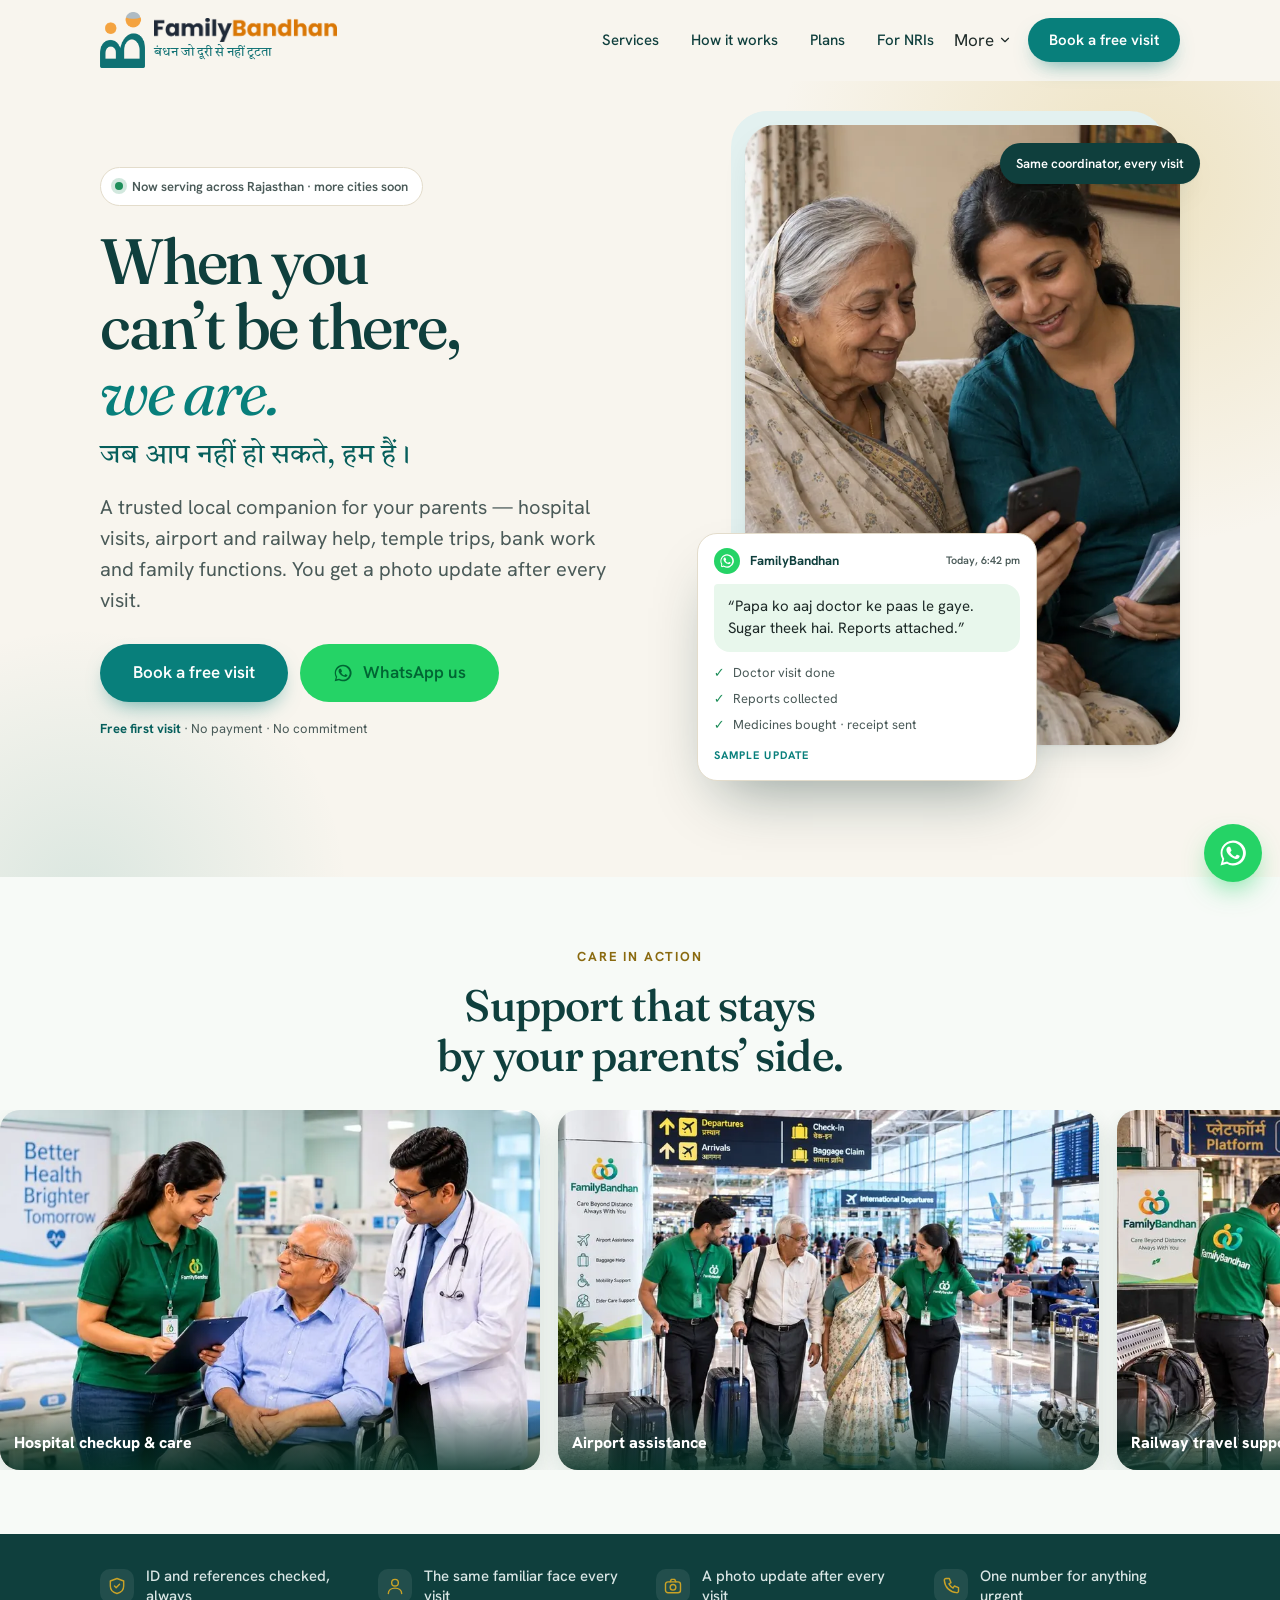
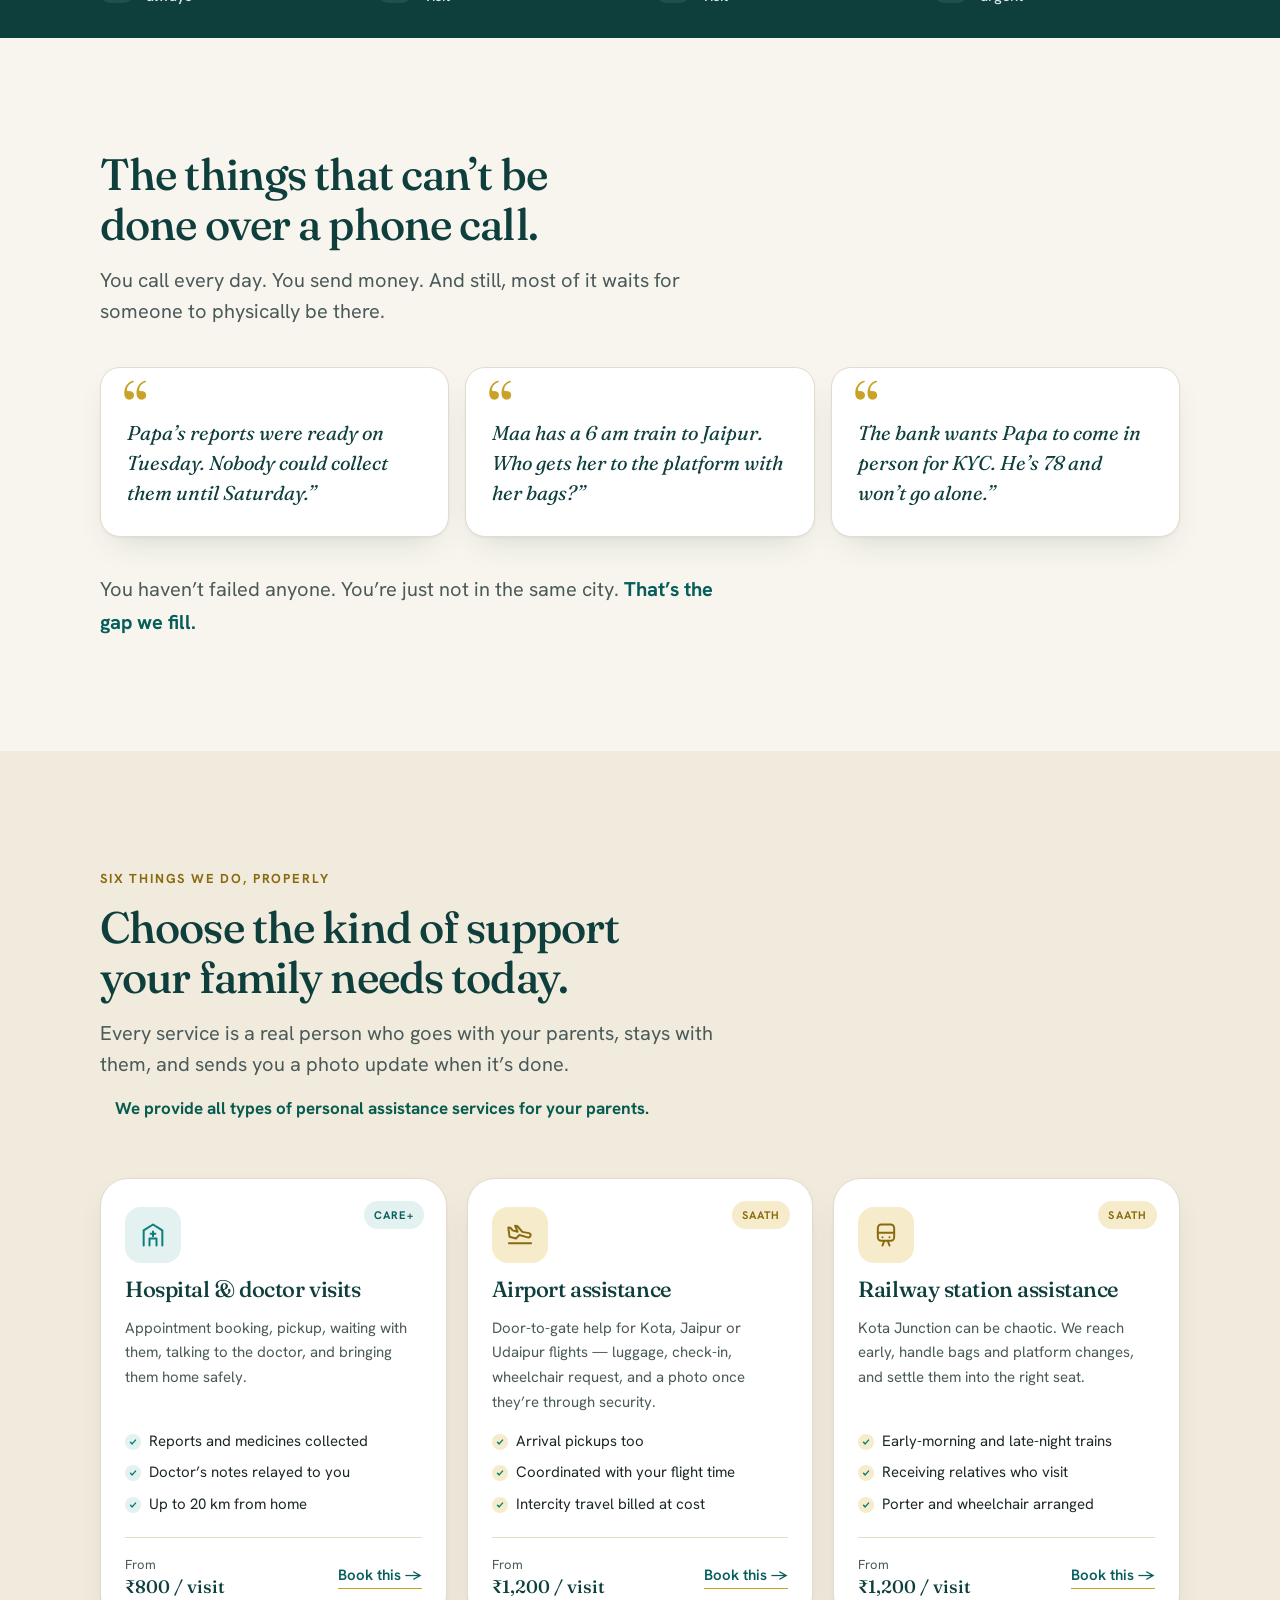
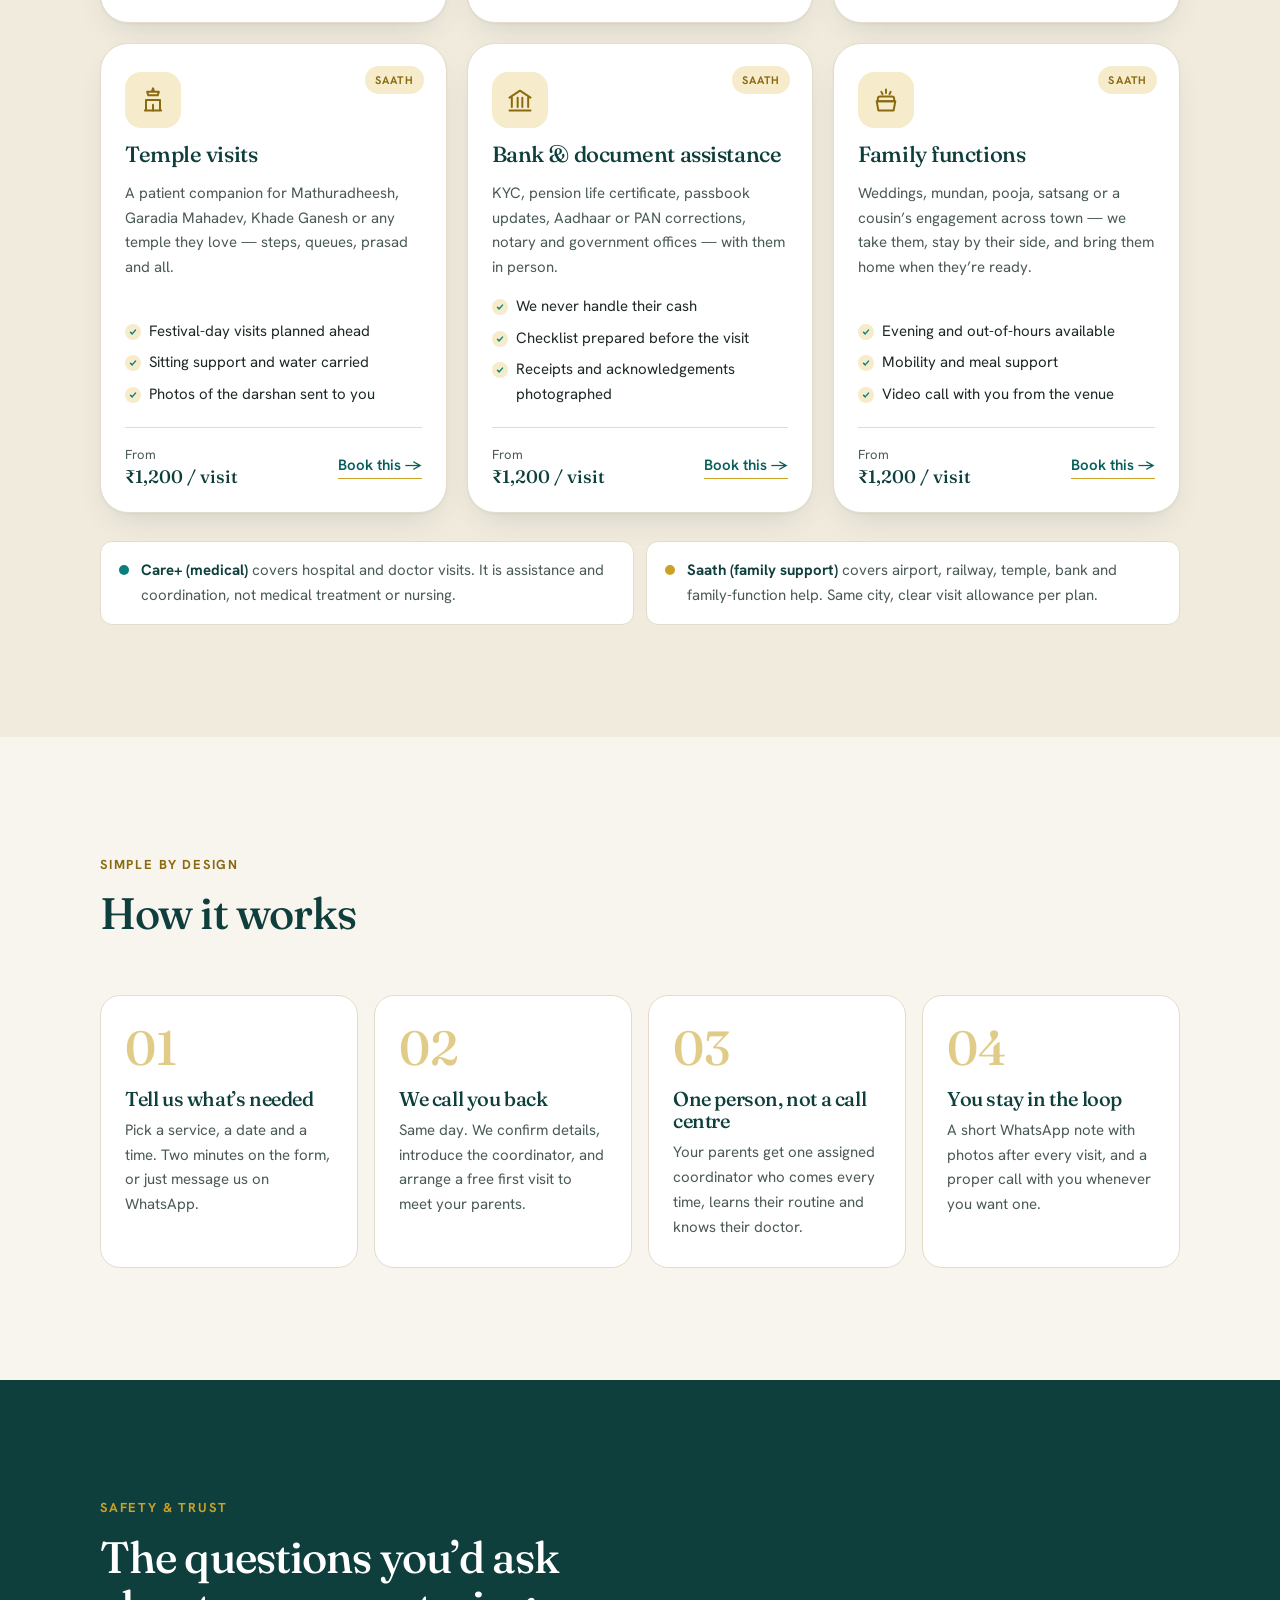
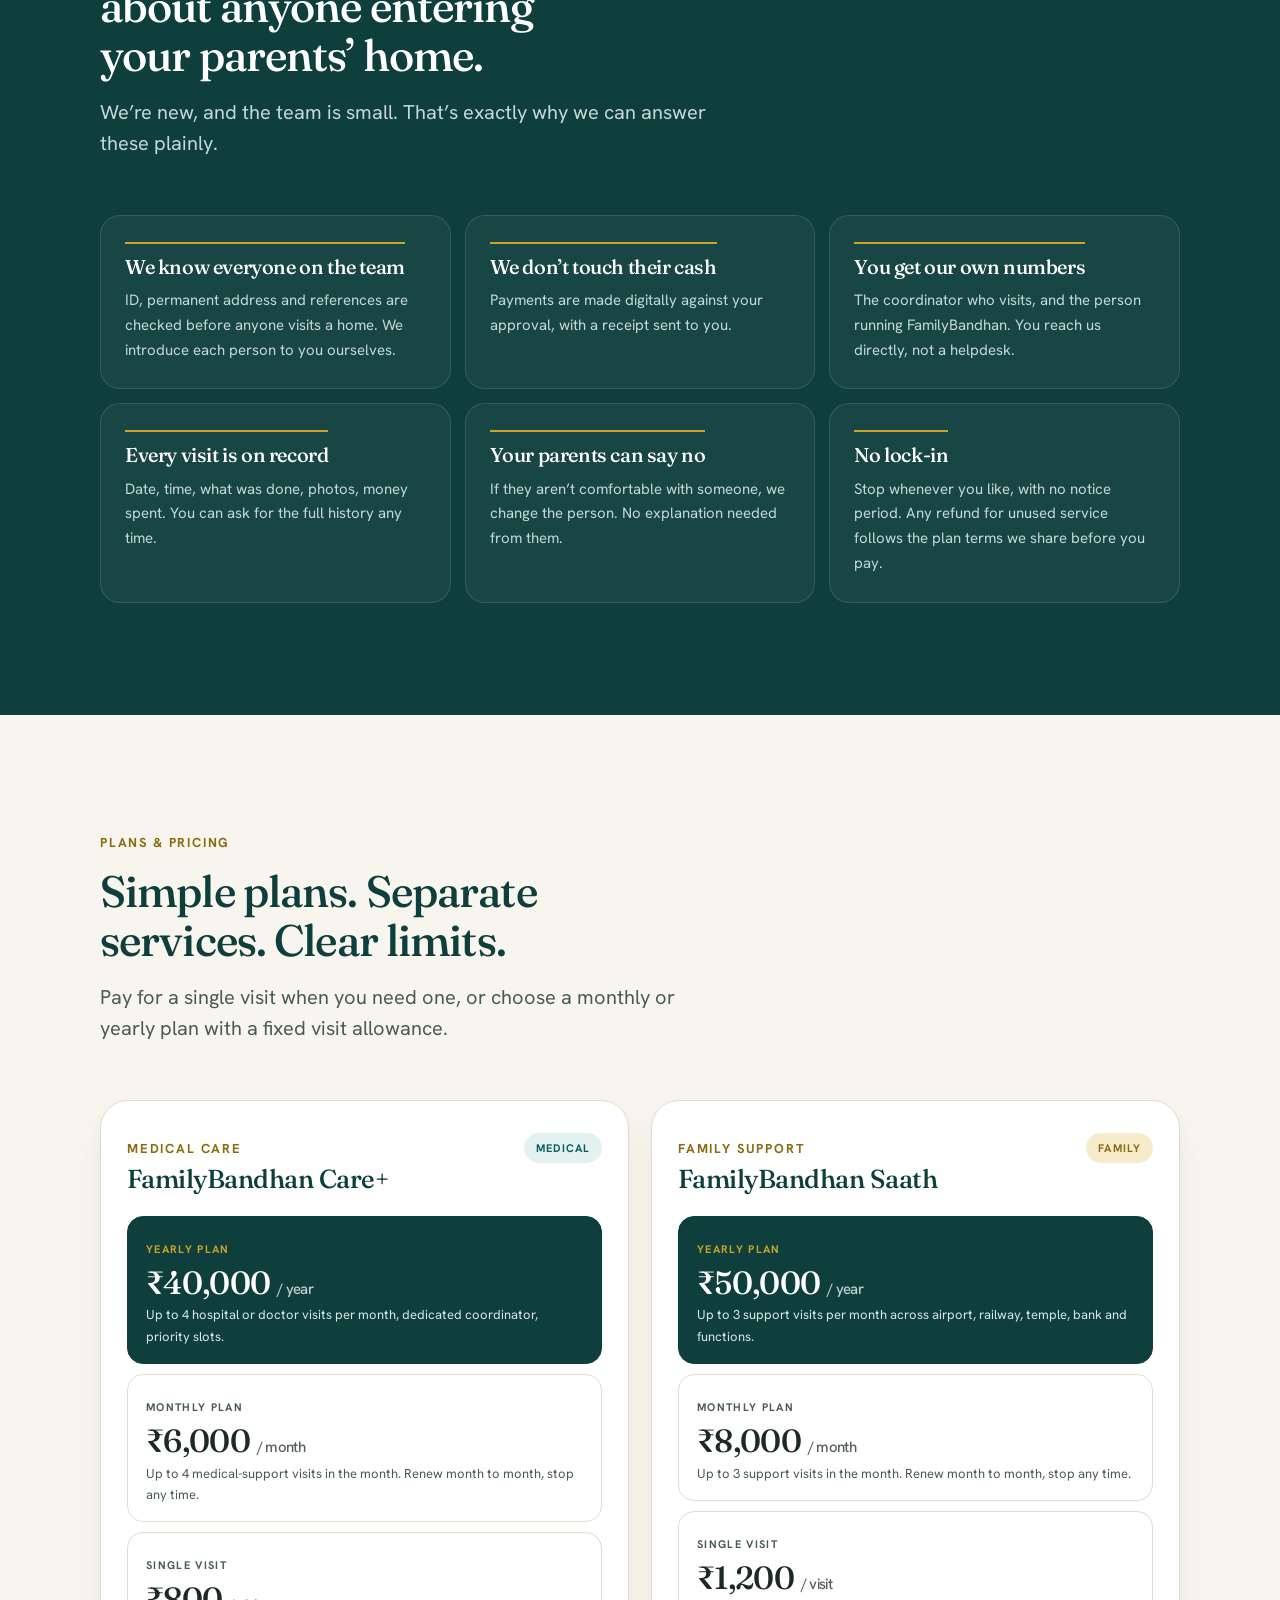
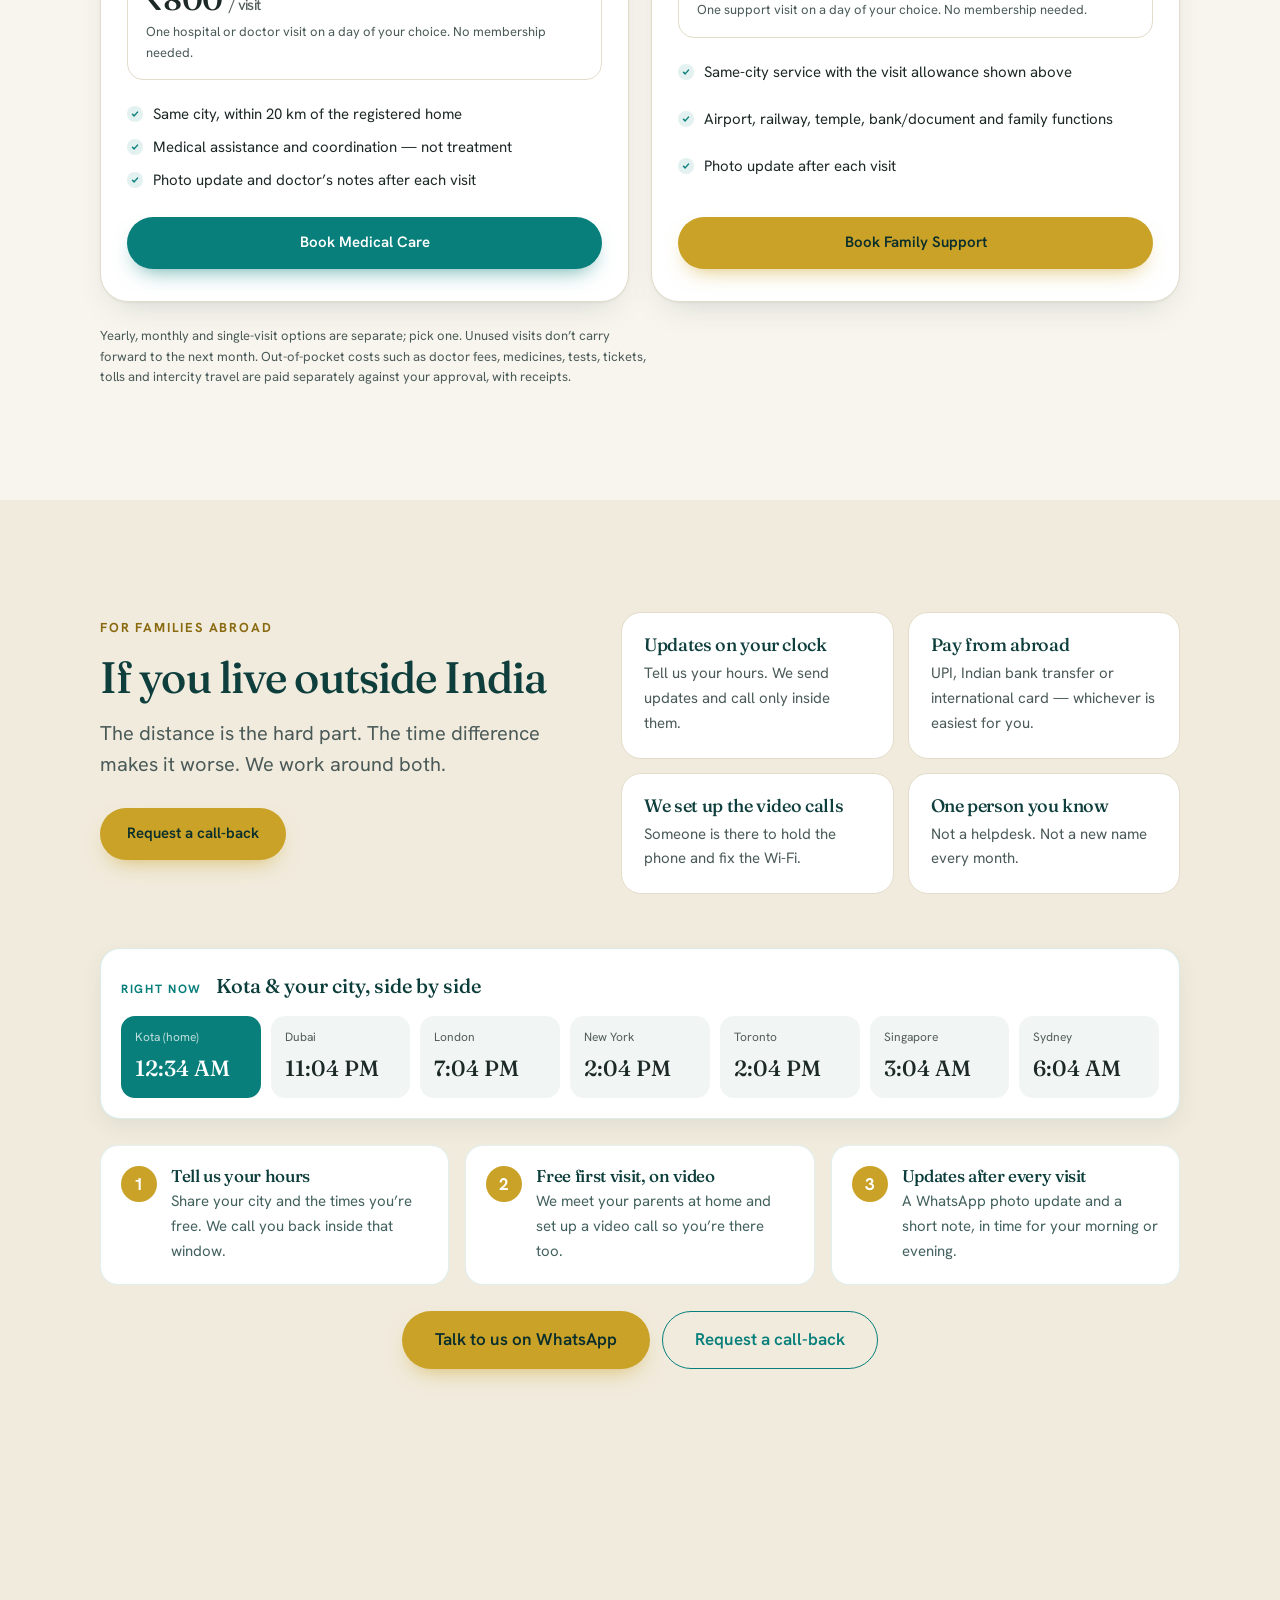
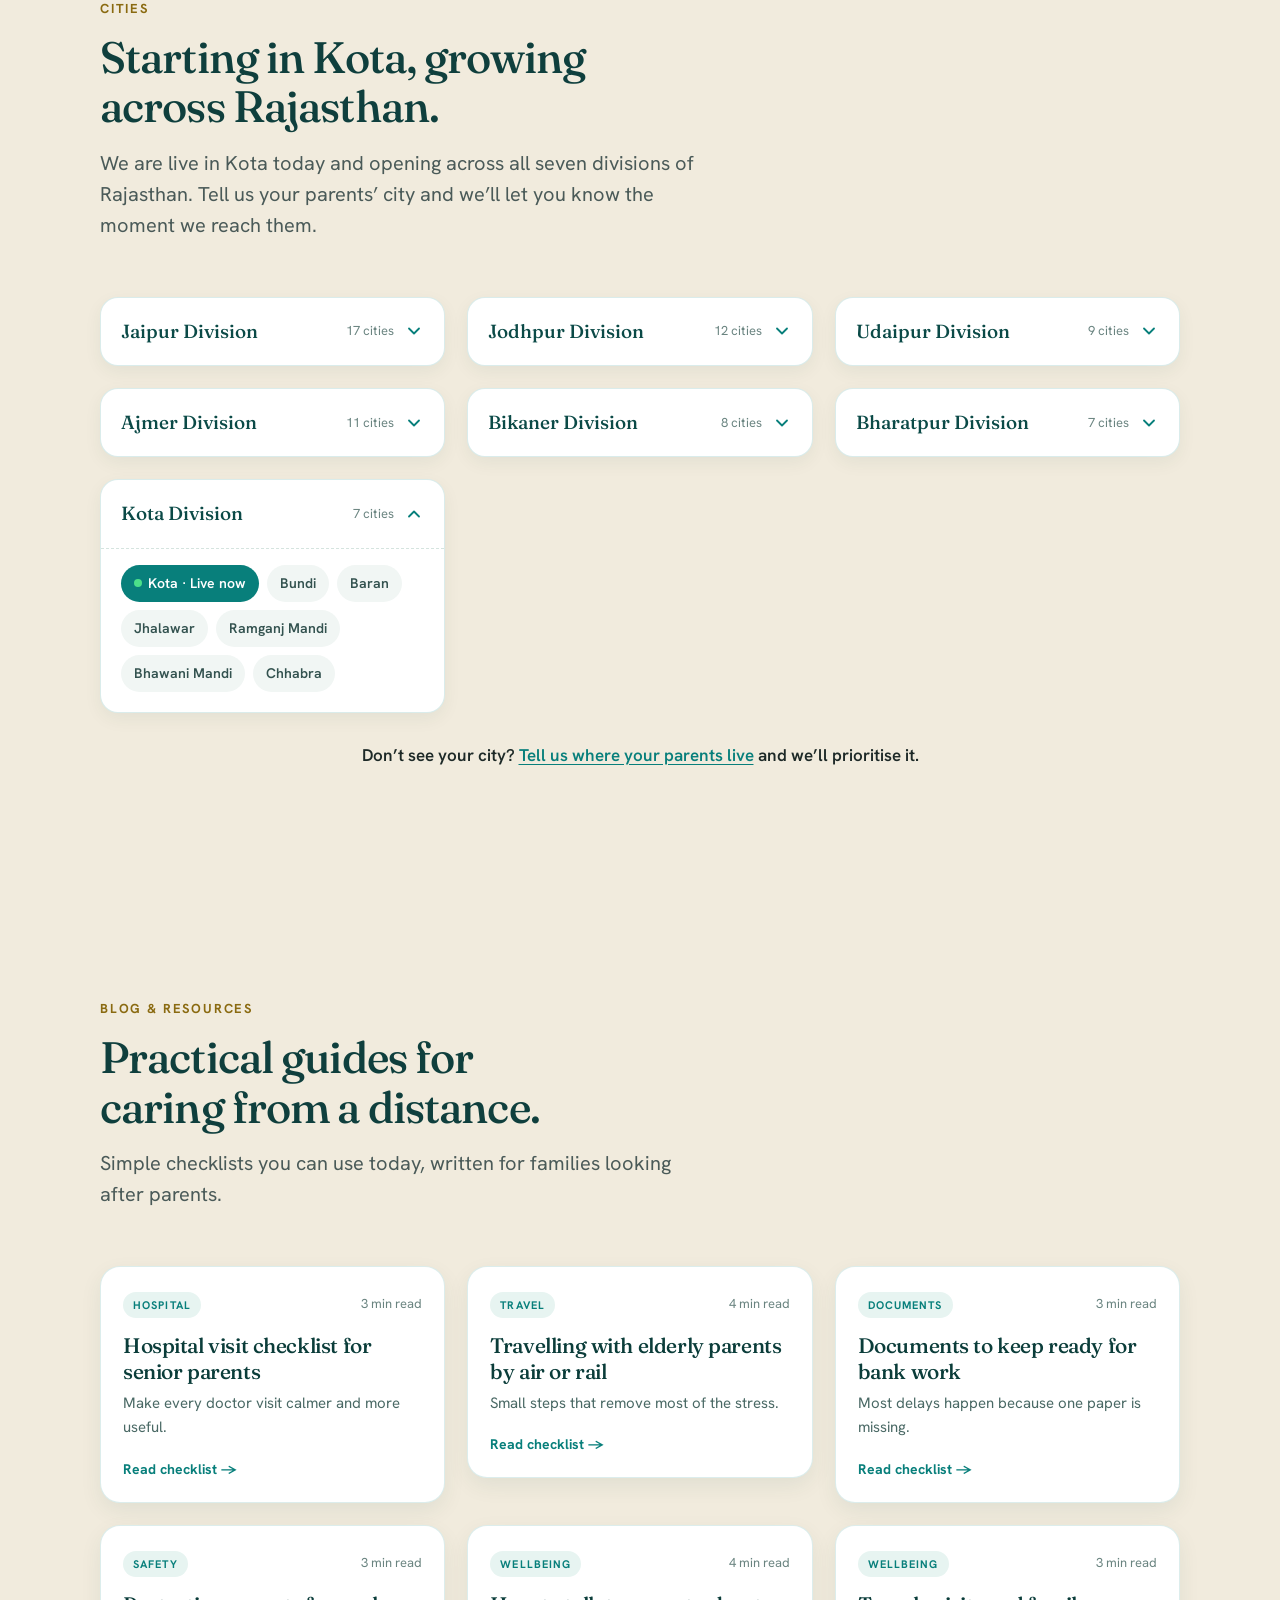
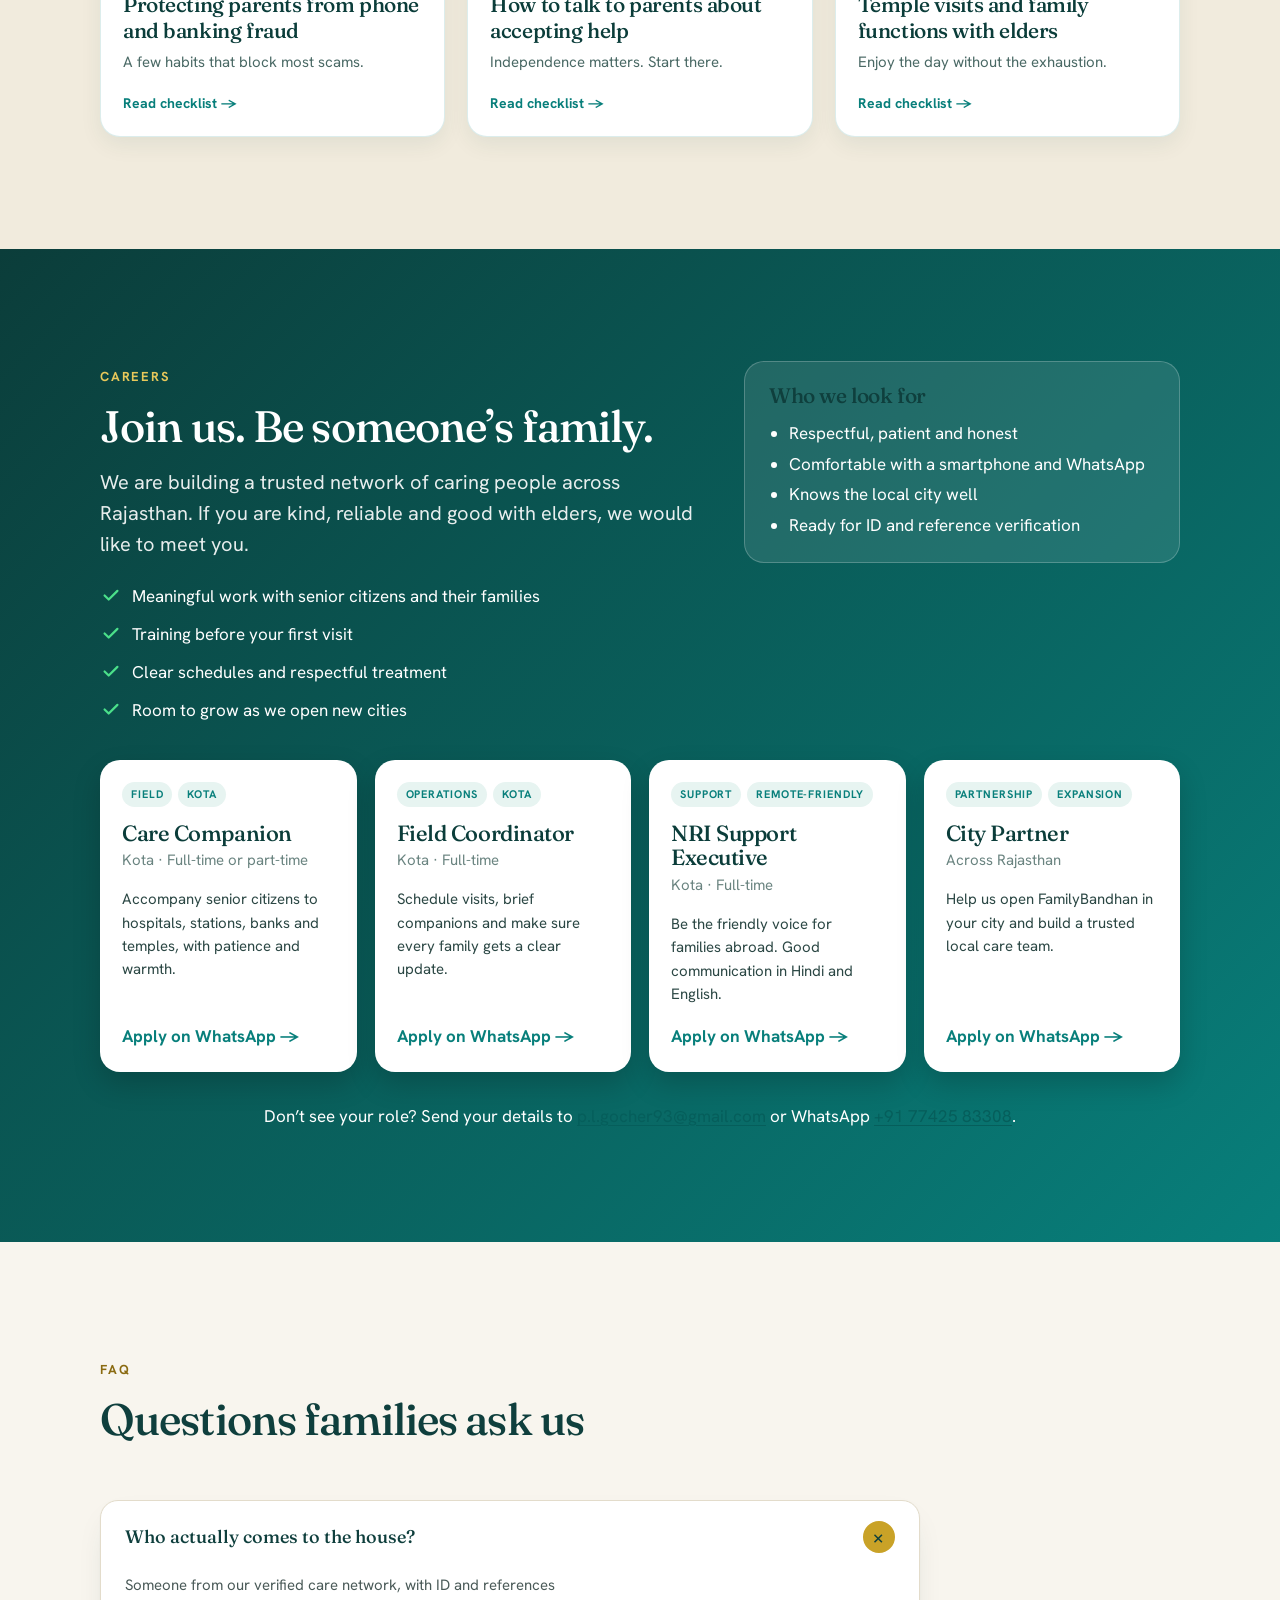
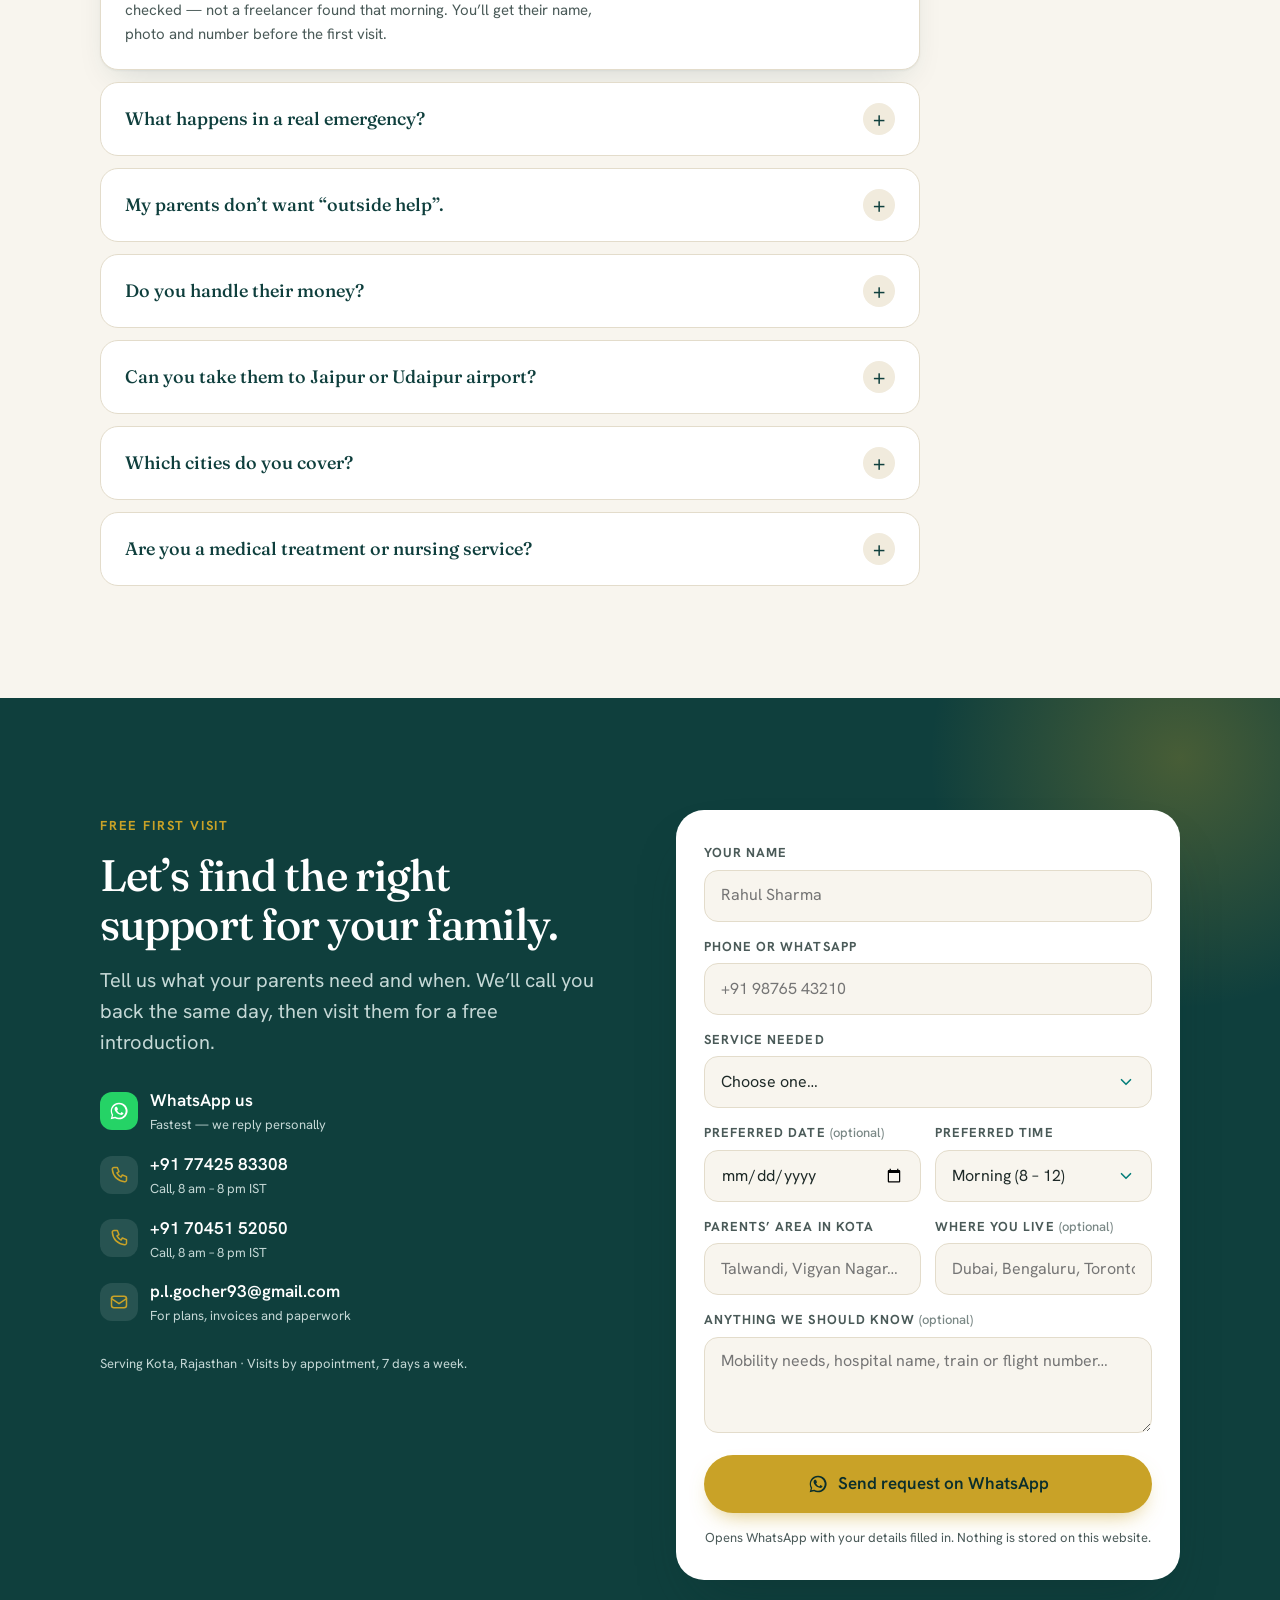
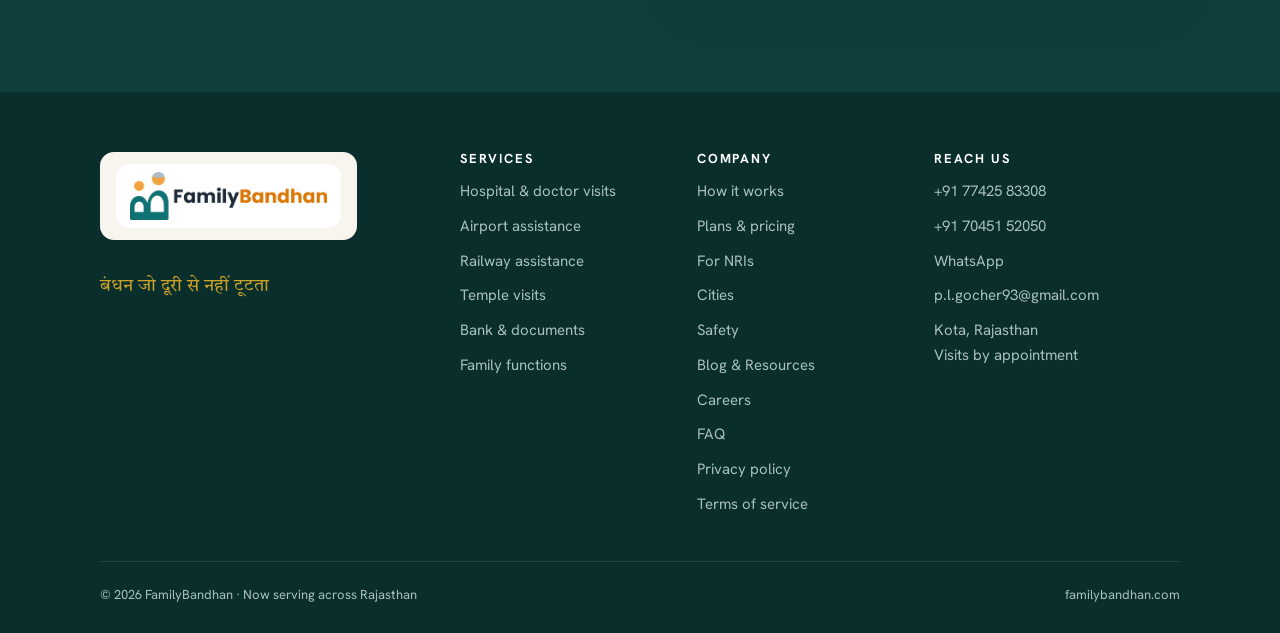
<file: index.html>
<!doctype html>
<html lang="en">
<head>
<meta charset="utf-8">
<meta name="viewport" content="width=device-width, initial-scale=1, viewport-fit=cover">
<title>FamilyBandhan — Elder Care &amp; Personal Assistance in Kota | Hospital, Airport, Railway, Temple &amp; Bank Help</title>
<meta name="description" content="A trusted local companion for your parents in Kota. Hospital visits, airport and railway assistance, temple visits, bank and document work, family functions — with a WhatsApp photo update after every visit.">
<meta name="theme-color" content="#087F7B">
<link rel="canonical" href="https://familybandhan.com/">
<link rel="manifest" href="manifest.json">

<meta property="og:type" content="website">
<meta property="og:site_name" content="FamilyBandhan">
<meta property="og:title" content="FamilyBandhan — Aap Door Hain, Hum Saath Hain">
<meta property="og:description" content="Elder care and personal assistance for parents in Kota: hospital, airport, railway, temple, bank and family-function support. Photo update after every visit.">
<meta property="og:url" content="https://familybandhan.com/">
<meta property="og:image" content="https://familybandhan.com/assets/og-image.jpg">
<meta property="og:image:width" content="1200">
<meta property="og:image:height" content="630">
<meta property="og:locale" content="en_IN">
<meta name="twitter:card" content="summary_large_image">
<meta name="twitter:title" content="FamilyBandhan — Elder Care &amp; Personal Assistance in Kota">
<meta name="twitter:description" content="Hospital, airport, railway, temple, bank and family-function assistance for your parents, with a photo update after every visit.">
<meta name="twitter:image" content="https://familybandhan.com/assets/og-image.jpg">

<link rel="icon" href="/favicon.ico?v=3" sizes="any">
<link rel="icon" href="/favicon-48.png?v=3" type="image/png" sizes="48x48">
<link rel="icon" href="/favicon-192.png?v=3" type="image/png" sizes="192x192">
<link rel="apple-touch-icon" href="/apple-touch-icon.png?v=3">

<!-- Fonts: preconnect, then load the stylesheet without blocking first paint -->
<link rel="preconnect" href="https://fonts.googleapis.com">
<link rel="preconnect" href="https://fonts.gstatic.com" crossorigin>
<link rel="preload" as="style" href="https://fonts.googleapis.com/css2?family=Fraunces:ital,opsz,wght@0,9..144,400;0,9..144,500;0,9..144,600;1,9..144,400&family=Hanken+Grotesk:wght@400;500;600;700&family=Tiro+Devanagari+Hindi&display=swap">
<link rel="stylesheet" href="https://fonts.googleapis.com/css2?family=Fraunces:ital,opsz,wght@0,9..144,400;0,9..144,500;0,9..144,600;1,9..144,400&family=Hanken+Grotesk:wght@400;500;600;700&family=Tiro+Devanagari+Hindi&display=swap" media="print" onload="this.media='all'">
<noscript><link rel="stylesheet" href="https://fonts.googleapis.com/css2?family=Fraunces:ital,opsz,wght@0,9..144,400;0,9..144,500;0,9..144,600;1,9..144,400&family=Hanken+Grotesk:wght@400;500;600;700&family=Tiro+Devanagari+Hindi&display=swap"></noscript>

<link rel="preload" as="image" href="assets/hero-720.webp" imagesrcset="assets/hero-480.webp 480w, assets/hero-720.webp 720w, assets/hero-960.webp 960w" imagesizes="(min-width: 900px) 42vw, 92vw" fetchpriority="high">
<link rel="stylesheet" href="css/styles.css">
<noscript><style>.rv{opacity:1!important;transform:none!important}.nav-mobile{display:block}</style></noscript>

<script type="application/ld+json">
{
  "@context": "https://schema.org",
  "@graph": [
    {
      "@type": "LocalBusiness",
      "@id": "https://familybandhan.com/#business",
      "name": "FamilyBandhan",
      "url": "https://familybandhan.com/",
      "image": "https://familybandhan.com/assets/og-image.jpg",
      "logo": "https://familybandhan.com/icon-512.png",
      "description": "Elder care and personal assistance for parents in Kota: hospital visits, airport and railway assistance, temple visits, bank and document help, and family functions.",
      "telephone": ["+917742583308","+917045152050"],
      "email": "p.l.gocher93@gmail.com",
      "priceRange": "₹800–₹50,000",
      "address": { "@type": "PostalAddress", "addressLocality": "Kota", "addressRegion": "Rajasthan", "addressCountry": "IN" },
      "areaServed": { "@type": "City", "name": "Kota" },
      "openingHoursSpecification": { "@type": "OpeningHoursSpecification", "dayOfWeek": ["Monday","Tuesday","Wednesday","Thursday","Friday","Saturday","Sunday"], "opens": "08:00", "closes": "20:00" },
      "hasOfferCatalog": {
        "@type": "OfferCatalog",
        "name": "FamilyBandhan services",
        "itemListElement": [
          { "@type": "Offer", "itemOffered": { "@type": "Service", "name": "Hospital & doctor visit assistance" }, "price": "800", "priceCurrency": "INR" },
          { "@type": "Offer", "itemOffered": { "@type": "Service", "name": "Airport assistance" }, "price": "1200", "priceCurrency": "INR" },
          { "@type": "Offer", "itemOffered": { "@type": "Service", "name": "Railway station assistance" }, "price": "1200", "priceCurrency": "INR" },
          { "@type": "Offer", "itemOffered": { "@type": "Service", "name": "Temple visit companion" }, "price": "1200", "priceCurrency": "INR" },
          { "@type": "Offer", "itemOffered": { "@type": "Service", "name": "Bank & document assistance" }, "price": "1200", "priceCurrency": "INR" },
          { "@type": "Offer", "itemOffered": { "@type": "Service", "name": "Family function companion" }, "price": "1200", "priceCurrency": "INR" }
        ]
      }
    },
    {
      "@type": "FAQPage",
      "mainEntity": [
        { "@type": "Question", "name": "Who actually comes to the house?", "acceptedAnswer": { "@type": "Answer", "text": "Someone from our verified care network, with ID and references checked. You get their name, photo and number before the first visit." } },
        { "@type": "Question", "name": "What happens in a real emergency?", "acceptedAnswer": { "@type": "Answer", "text": "Call us and we coordinate next steps, contact you promptly and, subject to team availability, arrange in-person support or hospital accompaniment. We are not an ambulance or 24×7 guaranteed-response service." } },
        { "@type": "Question", "name": "Do you handle their money?", "acceptedAnswer": { "@type": "Answer", "text": "No cash from your parents. Spending happens against your written approval, digitally, with a receipt sent to you." } },
        { "@type": "Question", "name": "Which cities do you cover?", "acceptedAnswer": { "@type": "Answer", "text": "We are starting in Kota and adding cities as our verified network grows. Both services are same-city only." } }
      ]
    }
  ]
}
</script>
<style>
#cities .cty-wrap{align-items:start}
#cities details.cty-grp{padding:0;overflow:hidden}
#cities details.cty-grp summary{list-style:none;cursor:pointer;display:flex;align-items:center;gap:10px;padding:18px 20px}
#cities details.cty-grp summary::-webkit-details-marker{display:none}
#cities .cty-t{font-family:'Fraunces',serif;font-size:19px;color:#0b4a47;font-weight:500;flex:1}
#cities .cty-n{font-size:13px;color:#6a8480}
#cities details.cty-grp summary svg{width:20px;height:20px;color:#087F7B;transition:transform .2s}
#cities details.cty-grp[open] summary svg{transform:rotate(180deg)}
#cities details.cty-grp[open] summary{border-bottom:1px dashed #d5e4df}
#cities details.cty-grp .cty-list{padding:16px 20px 20px}

section[id]{scroll-margin-top:84px}
.nav-desktop{align-items:center}
.nav-more{position:relative}
.nav-more summary{list-style:none;cursor:pointer;display:inline-flex;align-items:center;gap:4px;font:inherit;color:inherit;padding:6px 2px}
.nav-more summary::-webkit-details-marker{display:none}
.nav-more summary svg{width:14px;height:14px;transition:transform .2s}
.nav-more[open] summary svg{transform:rotate(180deg)}
.nav-more-menu{position:absolute;right:-12px;top:calc(100% + 10px);min-width:200px;background:#fff;border:1px solid rgba(8,127,123,.15);border-radius:14px;box-shadow:0 14px 34px rgba(11,61,58,.16);padding:8px;display:flex;flex-direction:column;z-index:60}
.nav-more-menu a{padding:10px 14px;border-radius:9px;color:#0b3d3a;white-space:nowrap}
.nav-more-menu a:hover{background:#eef6f4}
.nav-mobile{max-height:calc(100vh - 80px);overflow-y:auto}
.btn-ghost-x{border:1.5px solid rgba(255,255,255,.7);color:#fff;background:transparent}
.nri-x{margin-top:54px;display:grid;gap:26px}
.nri-clock{background:#fff;border:1px solid rgba(8,127,123,.15);border-radius:20px;padding:20px;box-shadow:0 8px 22px rgba(17,71,51,.07)}
.nri-clock-h{display:flex;flex-wrap:wrap;gap:8px 14px;align-items:baseline;margin-bottom:14px}
.nri-clock-h span{font-size:12px;letter-spacing:.14em;text-transform:uppercase;color:#087F7B;font-weight:700}
.nri-clock-h b{font-family:'Fraunces',serif;font-size:20px;color:#0b3d3a;font-weight:500}
.nri-times{display:grid;grid-template-columns:repeat(auto-fit,minmax(130px,1fr));gap:10px}
.nri-t{border-radius:14px;background:#f1f6f4;padding:12px 14px}
.nri-t.home{background:#087F7B;color:#fff}
.nri-t small{display:block;font-size:12px;opacity:.75}
.nri-t strong{display:block;font-family:'Fraunces',serif;font-size:22px;font-weight:500;margin-top:2px}
.nri-steps{list-style:none;margin:0;padding:0;display:grid;grid-template-columns:repeat(auto-fit,minmax(240px,1fr));gap:16px}
.nri-steps li{display:flex;gap:14px;align-items:flex-start;background:#fff;border-radius:18px;padding:20px;border:1px solid rgba(8,127,123,.12)}
.nri-steps li>span{flex:0 0 36px;height:36px;border-radius:50%;background:#C9A227;color:#fff;font-weight:700;display:grid;place-items:center}
.nri-steps h3{margin:0 0 4px;font-size:17px;color:#0b3d3a}
.nri-steps p{margin:0;font-size:15px;color:#42615d}
.nri-cta{display:flex;flex-wrap:wrap;gap:12px;justify-content:center}
.nri-cta .btn-ghost-x{border-color:#087F7B;color:#087F7B}
.rs-grid{display:grid;grid-template-columns:repeat(auto-fit,minmax(300px,1fr));gap:22px;margin-top:34px;align-items:start}
.rs-card{background:#fff;border:1px solid rgba(8,127,123,.14);border-radius:20px;box-shadow:0 8px 22px rgba(17,71,51,.07);overflow:hidden}
.rs-card summary{list-style:none;cursor:pointer;padding:22px 22px 20px;display:block}
.rs-card summary::-webkit-details-marker{display:none}
.rs-tag{display:inline-block;font-size:11px;font-weight:700;letter-spacing:.1em;text-transform:uppercase;color:#087F7B;background:#e7f4f1;border-radius:999px;padding:4px 10px}
.rs-min{float:right;font-size:13px;color:#6a8480;margin-top:4px}
.rs-card h3{margin:14px 0 6px;font-family:'Fraunces',serif;font-size:21px;line-height:1.25;color:#0b3d3a;font-weight:500}
.rs-card summary p{margin:0 0 14px;color:#4a6965;font-size:15px}
.rs-more{font-weight:700;color:#087F7B;font-size:14px}
.rs-more::after{content:" →"}
.rs-card[open] .rs-more::after{content:" ↑"}
.rs-card ul{margin:0;padding:4px 22px 22px 40px;color:#2f4b48;line-height:1.6;border-top:1px dashed #d5e4df}
.rs-card li{margin-top:10px}
.cr{background:linear-gradient(135deg,#0b3d3a 0%,#087F7B 100%);color:#fff}
.cr .eyebrow{color:#e8c85a}
.cr h2,.cr .lede{color:#fff}
.cr .lede{opacity:.9}
.cr-top{display:grid;grid-template-columns:1.4fr 1fr;gap:34px;align-items:start}
.cr-perks{list-style:none;margin:22px 0 0;padding:0;display:grid;gap:10px}
.cr-perks li{display:flex;gap:10px;align-items:flex-start}
.cr-perks svg{flex:0 0 22px;width:22px;height:22px;color:#4be08a;margin-top:2px}
.cr-box{background:rgba(255,255,255,.1);border:1px solid rgba(255,255,255,.22);border-radius:20px;padding:22px 24px}
.cr-box h3{margin:0 0 10px;font-family:'Fraunces',serif;font-size:21px;font-weight:500}
.cr-box ul{margin:0;padding-left:20px;line-height:1.8}
.cr-grid{display:grid;grid-template-columns:repeat(auto-fit,minmax(240px,1fr));gap:18px;margin-top:36px}
.cr-role{background:#fff;color:#2b4744;border-radius:20px;padding:22px;display:flex;flex-direction:column;box-shadow:0 12px 28px rgba(0,0,0,.18)}
.cr-tags{display:flex;gap:6px;flex-wrap:wrap}
.cr-tags span{font-size:11px;font-weight:700;letter-spacing:.08em;text-transform:uppercase;background:#e7f4f1;color:#087F7B;border-radius:999px;padding:3px 9px}
.cr-role h3{margin:14px 0 4px;font-family:'Fraunces',serif;font-size:22px;color:#0b3d3a;font-weight:500}
.cr-sub{margin:0 0 10px;color:#6a8480;font-size:14px}
.cr-role p{margin:0 0 16px;font-size:15px;line-height:1.55}
.cr-apply{margin-top:auto;font-weight:700;color:#087F7B;text-decoration:none}
.cr-apply:hover{text-decoration:underline}
.cr-foot{text-align:center;margin-top:30px;opacity:.95}
.cr-foot a{color:#f3d76b;text-decoration:underline}
@media(max-width:820px){.cr-top{grid-template-columns:1fr}}
#cities .cty-wrap{display:grid;grid-template-columns:repeat(auto-fit,minmax(280px,1fr));gap:22px;margin-top:34px}#cities .cty-grp{background:#fff;border:1px solid rgba(8,127,123,.15);border-radius:18px;padding:20px 20px 22px;box-shadow:0 6px 18px rgba(17,71,51,.06)}#cities .cty-grp h3{margin:0 0 14px;font-size:17px;color:#0b4a47}#cities .cty-list{display:flex;flex-wrap:wrap;gap:8px}#cities .cty{display:inline-flex;align-items:center;gap:6px;padding:7px 13px;border-radius:999px;background:#f1f6f4;color:#33524f;font-size:14px;font-weight:600}#cities .cty.live{background:#087F7B;color:#fff}#cities .cty.live i{width:8px;height:8px;border-radius:50%;background:#4be08a;display:inline-block}#cities .cty-note{text-align:center;margin-top:28px;font-weight:600}#cities .cty-note a{color:#087F7B;text-decoration:underline}
.brand .fb-lockup{display:flex;align-items:center;gap:9px;flex:none}.brand .fb-lockup .fb-mark{display:block;flex:none;height:56px;width:auto;max-width:none;max-height:none}.brand .fb-lockup .fb-text{display:flex;flex-direction:column;align-items:flex-start;gap:3px}.brand .fb-lockup .fb-word{display:block;height:24px;width:auto;max-width:none;max-height:none}.brand .fb-lockup .fb-tag{display:block;margin:0;font-size:13px;font-weight:400;line-height:1.3;color:#0F7173;white-space:nowrap}.fbrand .fb-logo-foot{display:block;height:64px;width:auto;background:#fff;padding:8px 14px;border-radius:14px}@media(max-width:600px){.brand .fb-lockup{gap:7px}.brand .fb-lockup .fb-mark{height:44px}.brand .fb-lockup .fb-word{height:18px}.brand .fb-lockup .fb-tag{font-size:12px}.fbrand .fb-logo-foot{height:56px}}
.personal-assistance{margin:14px auto 0;max-width:650px;color:#075c50;font-weight:700}
.care-gallery{padding:64px 0;background:#f7faf7;overflow:hidden}.gallery-head{text-align:center}.gallery-head h2{margin-left:auto;margin-right:auto;max-width:680px}.fb-marquee{width:100%;overflow:hidden;margin-top:30px}.fb-marquee-track{display:flex;width:max-content;gap:18px;animation:fb-scroll-left-to-right 42s linear infinite;will-change:transform}.fb-marquee:hover .fb-marquee-track,.fb-marquee:focus-within .fb-marquee-track{animation-play-state:paused}.fb-marquee-card{position:relative;flex:0 0 auto;width:auto;height:360px;margin:0;overflow:hidden;border-radius:20px;background:#eaf0ec;box-shadow:0 10px 25px rgba(17,71,51,.14)}.fb-marquee-card img{display:block;width:auto;height:100%;max-width:none;object-fit:contain}.fb-marquee-card figcaption{position:absolute;bottom:0;left:0;right:0;padding:30px 14px 14px;color:#fff;background:linear-gradient(transparent,rgba(4,50,39,.86));font-weight:800;font-size:16px}@keyframes fb-scroll-left-to-right{from{transform:translateX(-50%)}to{transform:translateX(0)}}@media(max-width:600px){.care-gallery{padding:48px 0}.fb-marquee-card{flex-basis:auto;width:auto;height:300px}.fb-marquee-track{gap:12px;animation-duration:32s}}@media(prefers-reduced-motion:reduce){.fb-marquee-track{animation-play-state:paused}}
</style>
</head>
<body>

<a class="skip" href="#main">Skip to main content</a>


<header class="site-header" id="siteHeader">
  <div class="wrap">
    <div class="bar">
      <a class="brand" href="#top" aria-label="FamilyBandhan — home"><span class="fb-lockup"><img class="fb-mark" src="logo-mark.webp?v=3" alt="" width="300" height="373"><span class="fb-text"><img class="fb-word" src="logo-wordmark.webp?v=3" alt="FamilyBandhan" width="800" height="105"><span class="fb-tag hindi" lang="hi">बंधन जो दूरी से नहीं टूटता</span></span></span></a>
      <nav class="nav-desktop" aria-label="Primary">
        <a href="#services">Services</a>
        <a href="#how">How it works</a>
        <a href="#plans">Plans</a>
        <a href="#nri">For NRIs</a>
        <details class="nav-more" id="navMore"><summary>More<svg viewBox="0 0 24 24" aria-hidden="true"><path d="M6 9l6 6 6-6" fill="none" stroke="currentColor" stroke-width="2" stroke-linecap="round" stroke-linejoin="round"/></svg></summary>
          <div class="nav-more-menu"><a href="#safety">Safety</a><a href="#cities">Cities</a><a href="#resources">Blog &amp; Resources</a><a href="#careers">Careers</a><a href="#faq">FAQ</a></div>
        </details>
        <a class="btn btn-teal" href="#book">Book a free visit</a>
      </nav>
      <button class="burger" id="burger" aria-label="Open menu" aria-expanded="false" aria-controls="mobileNav">
        <svg class="ic-menu" viewBox="0 0 24 24" fill="none" stroke="currentColor" stroke-width="1.8" stroke-linecap="round" aria-hidden="true"><path d="M4 7h16M4 12h16M4 17h16"/></svg>
        <svg class="ic-close" viewBox="0 0 24 24" fill="none" stroke="currentColor" stroke-width="1.8" stroke-linecap="round" aria-hidden="true"><path d="M6 6l12 12M18 6L6 18"/></svg>
      </button>
    </div>
    <nav class="nav-mobile" id="mobileNav" aria-label="Primary mobile">
      <a href="#services">Services</a>
      <a href="#how">How it works</a>
      <a href="#safety">Safety</a>
      <a href="#plans">Plans</a>
      <a href="#nri">For NRIs</a>
      <a href="#cities">Cities</a>
      <a href="#resources">Blog &amp; Resources</a>
      <a href="#careers">Careers</a>
      <a href="#faq">FAQ</a>
      <a class="btn btn-teal btn-full" href="#book">Book a free visit</a>
      <a class="btn btn-wa btn-full" href="https://wa.me/917742583308?text=Hello%20FamilyBandhan%2C%20I%20would%20like%20to%20know%20more%20about%20your%20services." target="_blank" rel="noopener">Chat on WhatsApp</a>
    </nav>
  </div>
</header>

<main id="main">
<div id="top"></div>

<!-- ===== HERO ===== -->
<div class="hero-wrap">
<section class="wrap hero" aria-labelledby="heroTitle">
  <div>
    <span class="pill"><i aria-hidden="true"></i>Now serving across Rajasthan · more cities soon</span>
    <h1 id="heroTitle">When you can’t be there, <em>we are.</em></h1>
    <p class="hero-hindi" lang="hi">जब आप नहीं हो सकते, हम हैं।</p>
    <p class="lede">A trusted local companion for your parents — hospital visits, airport and railway help, temple trips, bank work and family functions. You get a photo update after every visit.</p>
    <div class="cta-row">
      <a class="btn btn-teal btn-lg" href="#book">Book a free visit</a>
      <a class="btn btn-wa btn-lg" href="https://wa.me/917742583308?text=Hello%20FamilyBandhan%2C%20I%20would%20like%20to%20know%20more%20about%20your%20services." target="_blank" rel="noopener">
        <svg viewBox="0 0 24 24" fill="currentColor" aria-hidden="true"><path d="M17.5 14.4c-.3-.2-1.7-.9-2-1-.3-.1-.5-.1-.7.2l-.9 1.1c-.2.2-.3.2-.6.1-1.6-.7-2.7-1.8-3.4-3.2-.2-.4 0-.5.2-.7l.6-.7c.1-.2.1-.4 0-.6l-.9-2.2c-.2-.5-.5-.5-.7-.5h-.6c-.2 0-.6.1-.9.4-1.2 1.2-1.2 2.9-.1 4.6 1.3 2.1 3.1 3.6 5.4 4.4 1.6.6 2.7.5 3.5-.1.5-.4.8-1 .9-1.6.1-.3 0-.5-.2-.7zM12 2a10 10 0 0 0-8.6 15L2 22l5.2-1.4A10 10 0 1 0 12 2zm0 18.2c-1.6 0-3.1-.4-4.4-1.2l-.3-.2-3.1.8.8-3-.2-.3A8.2 8.2 0 1 1 12 20.2z"/></svg>
        WhatsApp us
      </a>
    </div>
    <p class="micro"><b>Free first visit</b> · No payment · No commitment</p>
  </div>
  <div class="shot">
    <picture>
      <source type="image/webp" srcset="assets/hero-480.webp 480w, assets/hero-720.webp 720w, assets/hero-960.webp 960w" sizes="(min-width: 900px) 42vw, 92vw">
      <img src="assets/hero-720.jpg" srcset="assets/hero-480.jpg 480w, assets/hero-720.jpg 720w, assets/hero-960.jpg 960w" sizes="(min-width: 900px) 42vw, 92vw" width="720" height="960" fetchpriority="high" decoding="async" alt="A FamilyBandhan companion in a teal kurta sits beside an elderly woman at home, showing her medical reports on a phone">
    </picture>
    <div class="badge">Same coordinator, every visit</div>
    <div class="update" role="figure" aria-label="Sample WhatsApp visit update">
      <div class="update-h">
        <svg viewBox="0 0 24 24" aria-hidden="true"><path d="M17.5 14.4c-.3-.2-1.7-.9-2-1-.3-.1-.5-.1-.7.2l-.9 1.1c-.2.2-.3.2-.6.1-1.6-.7-2.7-1.8-3.4-3.2-.2-.4 0-.5.2-.7l.6-.7c.1-.2.1-.4 0-.6l-.9-2.2c-.2-.5-.5-.5-.7-.5h-.6c-.2 0-.6.1-.9.4-1.2 1.2-1.2 2.9-.1 4.6 1.3 2.1 3.1 3.6 5.4 4.4 1.6.6 2.7.5 3.5-.1.5-.4.8-1 .9-1.6.1-.3 0-.5-.2-.7zM12 2a10 10 0 0 0-8.6 15L2 22l5.2-1.4A10 10 0 1 0 12 2zm0 18.2c-1.6 0-3.1-.4-4.4-1.2l-.3-.2-3.1.8.8-3-.2-.3A8.2 8.2 0 1 1 12 20.2z"/></svg>
        FamilyBandhan<small>Today, 6:42 pm</small>
      </div>
      <div class="update-m">“Papa ko aaj doctor ke paas le gaye. Sugar theek hai. Reports attached.”</div>
      <ul class="update-l"><li>Doctor visit done</li><li>Reports collected</li><li>Medicines bought · receipt sent</li></ul>
      <p class="update-s">SAMPLE UPDATE</p>
    </div>
  </div>
</section>
</div>


<!-- ===== CARE IN ACTION ===== -->
<section class="care-gallery" aria-labelledby="galleryTitle">
  <div class="wrap gallery-head">
    <p class="eyebrow">Care in action</p>
    <h2 id="galleryTitle">Support that stays by your parents’ side.</h2>
  </div>
  <div class="fb-marquee" role="region" aria-label="FamilyBandhan assistance services photo gallery">
    <div class="fb-marquee-track"><figure class="fb-marquee-card"><img src="gallery-hospital.webp" alt="FamilyBandhan Hospital checkup & care" loading="lazy"><figcaption>Hospital checkup & care</figcaption></figure><figure class="fb-marquee-card"><img src="gallery-airport.webp" alt="FamilyBandhan Airport assistance" loading="lazy"><figcaption>Airport assistance</figcaption></figure><figure class="fb-marquee-card"><img src="gallery-railway.webp" alt="FamilyBandhan Railway travel support" loading="lazy"><figcaption>Railway travel support</figcaption></figure><figure class="fb-marquee-card"><img src="gallery-bank.webp" alt="FamilyBandhan Bank & document help" loading="lazy"><figcaption>Bank & document help</figcaption></figure><figure class="fb-marquee-card"><img src="gallery-temple.webp" alt="FamilyBandhan Temple visits" loading="lazy"><figcaption>Temple visits</figcaption></figure><figure class="fb-marquee-card"><img src="gallery-family.webp" alt="FamilyBandhan Family functions" loading="lazy"><figcaption>Family functions</figcaption></figure><figure class="fb-marquee-card"><img src="gallery-hospital.webp" alt="FamilyBandhan Hospital checkup & care" loading="lazy"><figcaption>Hospital checkup & care</figcaption></figure><figure class="fb-marquee-card"><img src="gallery-airport.webp" alt="FamilyBandhan Airport assistance" loading="lazy"><figcaption>Airport assistance</figcaption></figure><figure class="fb-marquee-card"><img src="gallery-railway.webp" alt="FamilyBandhan Railway travel support" loading="lazy"><figcaption>Railway travel support</figcaption></figure><figure class="fb-marquee-card"><img src="gallery-bank.webp" alt="FamilyBandhan Bank & document help" loading="lazy"><figcaption>Bank & document help</figcaption></figure><figure class="fb-marquee-card"><img src="gallery-temple.webp" alt="FamilyBandhan Temple visits" loading="lazy"><figcaption>Temple visits</figcaption></figure><figure class="fb-marquee-card"><img src="gallery-family.webp" alt="FamilyBandhan Family functions" loading="lazy"><figcaption>Family functions</figcaption></figure></div>
  </div>
</section>

<!-- ===== TRUST BAR ===== -->
<section class="trust" aria-label="Why families trust us">
  <div class="wrap grid">
    <div class="item"><svg viewBox="0 0 24 24" aria-hidden="true"><path d="M12 3l8 3v6c0 5-3.5 8-8 9-4.5-1-8-4-8-9V6l8-3z"/><path d="M9 12l2 2 4-4"/></svg><span>ID and references checked, always</span></div>
    <div class="item"><svg viewBox="0 0 24 24" aria-hidden="true"><circle cx="12" cy="8" r="4"/><path d="M4 21c0-4 3.6-6.5 8-6.5s8 2.5 8 6.5"/></svg><span>The same familiar face every visit</span></div>
    <div class="item"><svg viewBox="0 0 24 24" aria-hidden="true"><rect x="3" y="7" width="18" height="13" rx="3"/><circle cx="12" cy="13.5" r="3.4"/><path d="M8.5 7L10 4h4l1.5 3"/></svg><span>A photo update after every visit</span></div>
    <div class="item"><svg viewBox="0 0 24 24" aria-hidden="true"><path d="M6 3h4l2 5-2.5 1.5a12 12 0 0 0 5 5L16 12l5 2v4a2 2 0 0 1-2.2 2C10.6 19.4 4.6 13.4 4 5.2A2 2 0 0 1 6 3z"/></svg><span>One number for anything urgent</span></div>
  </div>
</section>

<!-- ===== EMPATHY ===== -->
<section class="wrap sec" aria-labelledby="whyTitle">
  <div class="rv">
    <h2 id="whyTitle" style="max-width:18ch">The things that can’t be done over a phone call.</h2>
    <p class="lede">You call every day. You send money. And still, most of it waits for someone to physically be there.</p>
  </div>
  <div class="said">
    <div class="card rv">Papa’s reports were ready on Tuesday. Nobody could collect them until Saturday.”</div>
    <div class="card rv">Maa has a 6 am train to Jaipur. Who gets her to the platform with her bags?”</div>
    <div class="card rv">The bank wants Papa to come in person for KYC. He’s 78 and won’t go alone.”</div>
  </div>
  <p class="punch rv">You haven’t failed anyone. You’re just not in the same city. <strong>That’s the gap we fill.</strong></p>
</section>

<!-- ===== SERVICES ===== -->
<section id="services" class="alt" aria-labelledby="svcTitle">
  <div class="wrap sec">
    <div class="head rv">
      <p class="eyebrow">Six things we do, properly</p>
      <h2 id="svcTitle">Choose the kind of support your family needs today.</h2>
      <p class="lede">Every service is a real person who goes with your parents, stays with them, and sends you a photo update when it’s done.</p>
      <p class="personal-assistance">We provide all types of personal assistance services for your parents.</p>
    </div>

    <div class="services-grid">
      <article class="svc rv" data-vertical="care" data-service="Hospital & doctor visit">
        <span class="svc-tag">CARE+</span>
        <div class="svc-ico"><svg viewBox="0 0 24 24" aria-hidden="true"><path d="M4 21V8l8-5 8 5v13"/><path d="M9 21v-6h6v6"/><path d="M12 9v4M10 11h4"/></svg></div>
        <h3>Hospital &amp; doctor visits</h3>
        <p>Appointment booking, pickup, waiting with them, talking to the doctor, and bringing them home safely.</p>
        <ul><li>Reports and medicines collected</li><li>Doctor’s notes relayed to you</li><li>Up to 20 km from home</li></ul>
        <div class="svc-foot"><span class="svc-price">From <b>₹800 / visit</b></span><a class="svc-cta js-book" href="#book">Book this →</a></div>
      </article>

      <article class="svc rv" data-vertical="saath" data-service="Airport assistance">
        <span class="svc-tag">SAATH</span>
        <div class="svc-ico"><svg viewBox="0 0 24 24" aria-hidden="true"><path d="M2.5 19h19"/><path d="M3 13.5l5.5 1.5 3-3 7.2 2c1 .3 2-.3 2.3-1.3.3-1-.3-2-1.3-2.3L14 9.3 9.8 4.5 7.8 4l2.1 5.2-4.3-1.2-1.8-2.3L2 5.6z"/></svg></div>
        <h3>Airport assistance</h3>
        <p>Door-to-gate help for Kota, Jaipur or Udaipur flights — luggage, check-in, wheelchair request, and a photo once they’re through security.</p>
        <ul><li>Arrival pickups too</li><li>Coordinated with your flight time</li><li>Intercity travel billed at cost</li></ul>
        <div class="svc-foot"><span class="svc-price">From <b>₹1,200 / visit</b></span><a class="svc-cta js-book" href="#book">Book this →</a></div>
      </article>

      <article class="svc rv" data-vertical="saath" data-service="Railway station assistance">
        <span class="svc-tag">SAATH</span>
        <div class="svc-ico"><svg viewBox="0 0 24 24" aria-hidden="true"><rect x="5" y="3" width="14" height="14" rx="3"/><path d="M5 10h14M9 21l1.5-4M15 21l-1.5-4M9 14h.01M15 14h.01"/></svg></div>
        <h3>Railway station assistance</h3>
        <p>Kota Junction can be chaotic. We reach early, handle bags and platform changes, and settle them into the right seat.</p>
        <ul><li>Early-morning and late-night trains</li><li>Receiving relatives who visit</li><li>Porter and wheelchair arranged</li></ul>
        <div class="svc-foot"><span class="svc-price">From <b>₹1,200 / visit</b></span><a class="svc-cta js-book" href="#book">Book this →</a></div>
      </article>

      <article class="svc rv" data-vertical="saath" data-service="Temple visit">
        <span class="svc-tag">SAATH</span>
        <div class="svc-ico"><svg viewBox="0 0 24 24" aria-hidden="true"><path d="M12 2l1 3h-2zM8 8h8l1-3H7zM5 21h14M6 21v-9h12v9"/><path d="M12 21v-5"/></svg></div>
        <h3>Temple visits</h3>
        <p>A patient companion for Mathuradheesh, Garadia Mahadev, Khade Ganesh or any temple they love — steps, queues, prasad and all.</p>
        <ul><li>Festival-day visits planned ahead</li><li>Sitting support and water carried</li><li>Photos of the darshan sent to you</li></ul>
        <div class="svc-foot"><span class="svc-price">From <b>₹1,200 / visit</b></span><a class="svc-cta js-book" href="#book">Book this →</a></div>
      </article>

      <article class="svc rv" data-vertical="saath" data-service="Bank & document assistance">
        <span class="svc-tag">SAATH</span>
        <div class="svc-ico"><svg viewBox="0 0 24 24" aria-hidden="true"><path d="M3 10l9-6 9 6"/><path d="M5 10v8M10 10v8M14 10v8M19 10v8"/><path d="M3 21h18"/></svg></div>
        <h3>Bank &amp; document assistance</h3>
        <p>KYC, pension life certificate, passbook updates, Aadhaar or PAN corrections, notary and government offices — with them in person.</p>
        <ul><li>We never handle their cash</li><li>Checklist prepared before the visit</li><li>Receipts and acknowledgements photographed</li></ul>
        <div class="svc-foot"><span class="svc-price">From <b>₹1,200 / visit</b></span><a class="svc-cta js-book" href="#book">Book this →</a></div>
      </article>

      <article class="svc rv" data-vertical="saath" data-service="Family function companion">
        <span class="svc-tag">SAATH</span>
        <div class="svc-ico"><svg viewBox="0 0 24 24" aria-hidden="true"><path d="M12 3v3M8 5l1 2M16 5l-1 2"/><path d="M5 11c0-1.5 1-2 2-2h10c1 0 2 .5 2 2v2H5z"/><path d="M4 13h16l-1.5 8h-13z"/></svg></div>
        <h3>Family functions</h3>
        <p>Weddings, mundan, pooja, satsang or a cousin’s engagement across town — we take them, stay by their side, and bring them home when they’re ready.</p>
        <ul><li>Evening and out-of-hours available</li><li>Mobility and meal support</li><li>Video call with you from the venue</li></ul>
        <div class="svc-foot"><span class="svc-price">From <b>₹1,200 / visit</b></span><a class="svc-cta js-book" href="#book">Book this →</a></div>
      </article>
    </div>

    <div class="vertical-note rv">
      <div><i aria-hidden="true"></i><span><strong>Care+ (medical)</strong> covers hospital and doctor visits. It is assistance and coordination, not medical treatment or nursing.</span></div>
      <div><i aria-hidden="true"></i><span><strong>Saath (family support)</strong> covers airport, railway, temple, bank and family-function help. Same city, clear visit allowance per plan.</span></div>
    </div>
  </div>
</section>

<!-- ===== HOW IT WORKS ===== -->
<section id="how" aria-labelledby="howTitle">
  <div class="wrap sec">
    <div class="head rv"><p class="eyebrow">Simple by design</p><h2 id="howTitle">How it works</h2></div>
    <div class="steps">
      <div class="step rv"><b aria-hidden="true">01</b><h3>Tell us what’s needed</h3><p>Pick a service, a date and a time. Two minutes on the form, or just message us on WhatsApp.</p></div>
      <div class="step rv"><b aria-hidden="true">02</b><h3>We call you back</h3><p>Same day. We confirm details, introduce the coordinator, and arrange a free first visit to meet your parents.</p></div>
      <div class="step rv"><b aria-hidden="true">03</b><h3>One person, not a call centre</h3><p>Your parents get one assigned coordinator who comes every time, learns their routine and knows their doctor.</p></div>
      <div class="step rv"><b aria-hidden="true">04</b><h3>You stay in the loop</h3><p>A short WhatsApp note with photos after every visit, and a proper call with you whenever you want one.</p></div>
    </div>
  </div>
</section>

<!-- ===== SAFETY ===== -->
<section id="safety" class="dark" aria-labelledby="safetyTitle">
  <div class="wrap sec">
    <div class="head rv">
      <p class="eyebrow">Safety &amp; trust</p>
      <h2 id="safetyTitle">The questions you’d ask about anyone entering your parents’ home.</h2>
      <p class="lede">We’re new, and the team is small. That’s exactly why we can answer these plainly.</p>
    </div>
    <div class="safety">
      <div class="rv"><h3>We know everyone on the team</h3><p>ID, permanent address and references are checked before anyone visits a home. We introduce each person to you ourselves.</p></div>
      <div class="rv"><h3>We don’t touch their cash</h3><p>Payments are made digitally against your approval, with a receipt sent to you.</p></div>
      <div class="rv"><h3>You get our own numbers</h3><p>The coordinator who visits, and the person running FamilyBandhan. You reach us directly, not a helpdesk.</p></div>
      <div class="rv"><h3>Every visit is on record</h3><p>Date, time, what was done, photos, money spent. You can ask for the full history any time.</p></div>
      <div class="rv"><h3>Your parents can say no</h3><p>If they aren’t comfortable with someone, we change the person. No explanation needed from them.</p></div>
      <div class="rv"><h3>No lock-in</h3><p>Stop whenever you like, with no notice period. Any refund for unused service follows the plan terms we share before you pay.</p></div>
    </div>
  </div>
</section>

<!-- ===== PLANS ===== -->
<section id="plans" aria-labelledby="plansTitle">
  <div class="wrap sec">
    <div class="head rv">
      <p class="eyebrow">Plans &amp; pricing</p>
      <h2 id="plansTitle">Simple plans. Separate services. Clear limits.</h2>
      <p class="lede">Pay for a single visit when you need one, or choose a monthly or yearly plan with a fixed visit allowance.</p>
    </div>
    <div class="plans">
      <div class="plan rv">
        <div class="plan-head"><div><p class="eyebrow">Medical care</p><h3>FamilyBandhan Care+</h3></div><span class="tag">MEDICAL</span></div>
        <div class="opts">
          <div class="opt feat"><span class="lab">YEARLY PLAN</span><p class="price">₹40,000 <span>/ year</span></p><p class="desc">Up to 4 hospital or doctor visits per month, dedicated coordinator, priority slots.</p></div>
          <div class="opt"><span class="lab">MONTHLY PLAN</span><p class="price">₹6,000 <span>/ month</span></p><p class="desc">Up to 4 medical-support visits in the month. Renew month to month, stop any time.</p></div>
          <div class="opt"><span class="lab">SINGLE VISIT</span><p class="price">₹800 <span>/ visit</span></p><p class="desc">One hospital or doctor visit on a day of your choice. No membership needed.</p></div>
        </div>
        <ul class="inc"><li>Same city, within 20 km of the registered home</li><li>Medical assistance and coordination — not treatment</li><li>Photo update and doctor’s notes after each visit</li></ul>
        <a class="btn btn-teal btn-full js-book" data-service="Hospital & doctor visit" href="#book">Book Medical Care</a>
      </div>
      <div class="plan saath rv">
        <div class="plan-head"><div><p class="eyebrow">Family support</p><h3>FamilyBandhan Saath</h3></div><span class="tag">FAMILY</span></div>
        <div class="opts">
          <div class="opt feat"><span class="lab">YEARLY PLAN</span><p class="price">₹50,000 <span>/ year</span></p><p class="desc">Up to 3 support visits per month across airport, railway, temple, bank and functions.</p></div>
          <div class="opt"><span class="lab">MONTHLY PLAN</span><p class="price">₹8,000 <span>/ month</span></p><p class="desc">Up to 3 support visits in the month. Renew month to month, stop any time.</p></div>
          <div class="opt"><span class="lab">SINGLE VISIT</span><p class="price">₹1,200 <span>/ visit</span></p><p class="desc">One support visit on a day of your choice. No membership needed.</p></div>
        </div>
        <ul class="inc"><li>Same-city service with the visit allowance shown above</li><li>Airport, railway, temple, bank/document and family functions</li><li>Photo update after each visit</li></ul>
        <a class="btn btn-gold btn-full js-book" data-service="Not sure yet" href="#book">Book Family Support</a>
      </div>
    </div>
    <p class="fine">Yearly, monthly and single-visit options are separate; pick one. Unused visits don’t carry forward to the next month. Out-of-pocket costs such as doctor fees, medicines, tests, tickets, tolls and intercity travel are paid separately against your approval, with receipts.</p>
  </div>
</section>

<!-- ===== NRI ===== -->
<section id="nri" class="alt" aria-labelledby="nriTitle">
  <div class="wrap sec">
    <div class="nri">
      <div class="rv">
        <p class="eyebrow">For families abroad</p>
        <h2 id="nriTitle">If you live outside India</h2>
        <p class="lede">The distance is the hard part. The time difference makes it worse. We work around both.</p>
        <a class="btn btn-gold" style="margin-top:28px" href="#book">Request a call-back</a>
      </div>
      <div class="nri-grid">
        <div class="rv"><h3>Updates on your clock</h3><p>Tell us your hours. We send updates and call only inside them.</p></div>
        <div class="rv"><h3>Pay from abroad</h3><p>UPI, Indian bank transfer or international card — whichever is easiest for you.</p></div>
        <div class="rv"><h3>We set up the video calls</h3><p>Someone is there to hold the phone and fix the Wi-Fi.</p></div>
        <div class="rv"><h3>One person you know</h3><p>Not a helpdesk. Not a new name every month.</p></div>
      </div>
    </div>
    <div class="nri-x rv">
      <div class="nri-clock" aria-label="Current time in popular NRI cities">
        <div class="nri-clock-h"><span>Right now</span><b>Kota &amp; your city, side by side</b></div>
        <div class="nri-times" id="nriTimes"></div>
      </div>
      <ol class="nri-steps">
        <li><span>1</span><div><h3>Tell us your hours</h3><p>Share your city and the times you’re free. We call you back inside that window.</p></div></li>
        <li><span>2</span><div><h3>Free first visit, on video</h3><p>We meet your parents at home and set up a video call so you’re there too.</p></div></li>
        <li><span>3</span><div><h3>Updates after every visit</h3><p>A WhatsApp photo update and a short note, in time for your morning or evening.</p></div></li>
      </ol>
      <div class="nri-cta"><a class="btn btn-gold btn-lg" href="https://wa.me/917742583308?text=Hello%20FamilyBandhan%2C%20I%20live%20outside%20India%20and%20want%20to%20arrange%20support%20for%20my%20parents." target="_blank" rel="noopener">Talk to us on WhatsApp</a><a class="btn btn-ghost-x btn-lg" href="#book">Request a call-back</a></div>
    </div>
  </div></section>

 <!-- ===== CITIES ===== -->
<section id="cities" class="alt" aria-labelledby="citiesTitle">
  <div class="wrap sec">
    <div class="head rv"><p class="eyebrow">Cities</p><h2 id="citiesTitle">Starting in Kota, growing across Rajasthan.</h2><p class="lede">We are live in Kota today and opening across all seven divisions of Rajasthan. Tell us your parents’ city and we’ll let you know the moment we reach them.</p></div>
    <div class="cty-wrap">
<details class="cty-grp"><summary><span class="cty-t">Jaipur Division</span><span class="cty-n">17 cities</span><svg viewBox="0 0 24 24" aria-hidden="true"><path d="M6 9l6 6 6-6" fill="none" stroke="currentColor" stroke-width="2.2" stroke-linecap="round" stroke-linejoin="round"/></svg></summary><div class="cty-list"><span class="cty">Jaipur</span><span class="cty">Sikar</span><span class="cty">Jhunjhunu</span><span class="cty">Alwar</span><span class="cty">Dausa</span><span class="cty">Kotputli</span><span class="cty">Behror</span><span class="cty">Bhiwadi</span><span class="cty">Chomu</span><span class="cty">Shahpura</span><span class="cty">Neem Ka Thana</span><span class="cty">Khetri</span><span class="cty">Nawalgarh</span><span class="cty">Fatehpur</span><span class="cty">Dudu</span><span class="cty">Khairthal</span><span class="cty">Tijara</span></div></details>
<details class="cty-grp"><summary><span class="cty-t">Jodhpur Division</span><span class="cty-n">12 cities</span><svg viewBox="0 0 24 24" aria-hidden="true"><path d="M6 9l6 6 6-6" fill="none" stroke="currentColor" stroke-width="2.2" stroke-linecap="round" stroke-linejoin="round"/></svg></summary><div class="cty-list"><span class="cty">Jodhpur</span><span class="cty">Jaisalmer</span><span class="cty">Barmer</span><span class="cty">Pali</span><span class="cty">Jalore</span><span class="cty">Sirohi</span><span class="cty">Mount Abu</span><span class="cty">Phalodi</span><span class="cty">Balotra</span><span class="cty">Sanchore</span><span class="cty">Bhinmal</span><span class="cty">Sojat</span></div></details>
<details class="cty-grp"><summary><span class="cty-t">Udaipur Division</span><span class="cty-n">9 cities</span><svg viewBox="0 0 24 24" aria-hidden="true"><path d="M6 9l6 6 6-6" fill="none" stroke="currentColor" stroke-width="2.2" stroke-linecap="round" stroke-linejoin="round"/></svg></summary><div class="cty-list"><span class="cty">Udaipur</span><span class="cty">Chittorgarh</span><span class="cty">Rajsamand</span><span class="cty">Dungarpur</span><span class="cty">Banswara</span><span class="cty">Pratapgarh</span><span class="cty">Salumbar</span><span class="cty">Nathdwara</span><span class="cty">Kumbhalgarh</span></div></details>
<details class="cty-grp"><summary><span class="cty-t">Ajmer Division</span><span class="cty-n">11 cities</span><svg viewBox="0 0 24 24" aria-hidden="true"><path d="M6 9l6 6 6-6" fill="none" stroke="currentColor" stroke-width="2.2" stroke-linecap="round" stroke-linejoin="round"/></svg></summary><div class="cty-list"><span class="cty">Ajmer</span><span class="cty">Pushkar</span><span class="cty">Beawar</span><span class="cty">Kishangarh</span><span class="cty">Nasirabad</span><span class="cty">Bhilwara</span><span class="cty">Tonk</span><span class="cty">Nagaur</span><span class="cty">Didwana</span><span class="cty">Kuchaman City</span><span class="cty">Deoli</span></div></details>
<details class="cty-grp"><summary><span class="cty-t">Bikaner Division</span><span class="cty-n">8 cities</span><svg viewBox="0 0 24 24" aria-hidden="true"><path d="M6 9l6 6 6-6" fill="none" stroke="currentColor" stroke-width="2.2" stroke-linecap="round" stroke-linejoin="round"/></svg></summary><div class="cty-list"><span class="cty">Bikaner</span><span class="cty">Sri Ganganagar</span><span class="cty">Hanumangarh</span><span class="cty">Churu</span><span class="cty">Sujangarh</span><span class="cty">Sadulpur</span><span class="cty">Anupgarh</span><span class="cty">Suratgarh</span></div></details>
<details class="cty-grp"><summary><span class="cty-t">Bharatpur Division</span><span class="cty-n">7 cities</span><svg viewBox="0 0 24 24" aria-hidden="true"><path d="M6 9l6 6 6-6" fill="none" stroke="currentColor" stroke-width="2.2" stroke-linecap="round" stroke-linejoin="round"/></svg></summary><div class="cty-list"><span class="cty">Bharatpur</span><span class="cty">Dholpur</span><span class="cty">Karauli</span><span class="cty">Sawai Madhopur</span><span class="cty">Hindaun City</span><span class="cty">Deeg</span><span class="cty">Gangapur City</span></div></details>
<details class="cty-grp" open><summary><span class="cty-t">Kota Division</span><span class="cty-n">7 cities</span><svg viewBox="0 0 24 24" aria-hidden="true"><path d="M6 9l6 6 6-6" fill="none" stroke="currentColor" stroke-width="2.2" stroke-linecap="round" stroke-linejoin="round"/></svg></summary><div class="cty-list"><span class="cty live"><i></i>Kota · Live now</span><span class="cty">Bundi</span><span class="cty">Baran</span><span class="cty">Jhalawar</span><span class="cty">Ramganj Mandi</span><span class="cty">Bhawani Mandi</span><span class="cty">Chhabra</span></div></details>
    </div>
    <p class="cty-note">Don’t see your city? <a href="#book">Tell us where your parents live</a> and we’ll prioritise it.</p>
  </div>
</section>

<!-- ===== BLOG & RESOURCES ===== -->
<section id="resources" class="alt" aria-labelledby="rsTitle">
  <div class="wrap sec">
    <div class="head rv"><p class="eyebrow">Blog &amp; Resources</p><h2 id="rsTitle">Practical guides for caring from a distance.</h2><p class="lede">Simple checklists you can use today, written for families looking after parents.</p></div>
    <div class="rs-grid"><details class="rs-card rv"><summary><span class="rs-tag">Hospital</span><span class="rs-min">3 min read</span><h3>Hospital visit checklist for senior parents</h3><p>Make every doctor visit calmer and more useful.</p><span class="rs-more">Read checklist</span></summary><ul><li>Keep ID, insurance papers and all previous reports in one folder.</li><li>Carry a photo or list of current medicines with their doses.</li><li>Note allergies and past surgeries on one page.</li><li>Write down questions for the doctor before you go.</li><li>Ask for a written summary and photograph every prescription and report.</li><li>Take a companion who can listen, note instructions and share them with family.</li></ul></details><details class="rs-card rv"><summary><span class="rs-tag">Travel</span><span class="rs-min">4 min read</span><h3>Travelling with elderly parents by air or rail</h3><p>Small steps that remove most of the stress.</p><span class="rs-more">Read checklist</span></summary><ul><li>Ask for wheelchair or assistance when booking the ticket.</li><li>Reach the airport or station early, with ID and a printed or saved ticket.</li><li>Keep medicines, water and a snack in hand luggage.</li><li>Share live location and arrival details with family.</li><li>Confirm who is receiving them at the destination.</li><li>Choose comfortable footwear and keep luggage light.</li></ul></details><details class="rs-card rv"><summary><span class="rs-tag">Documents</span><span class="rs-min">3 min read</span><h3>Documents to keep ready for bank work</h3><p>Most delays happen because one paper is missing.</p><span class="rs-more">Read checklist</span></summary><ul><li>Photo ID and address proof, plus PAN where needed.</li><li>Passbook or cheque book and the mobile number linked to the account.</li><li>Updated nominee details and KYC.</li><li>Pensioners: keep the annual life certificate in mind.</li><li>Never share your OTP, PIN or card details with anyone.</li></ul></details><details class="rs-card rv"><summary><span class="rs-tag">Safety</span><span class="rs-min">3 min read</span><h3>Protecting parents from phone and banking fraud</h3><p>A few habits that block most scams.</p><span class="rs-more">Read checklist</span></summary><ul><li>Banks never ask for OTP, PIN or CVV on a call.</li><li>Do not click links or install apps sent by unknown callers.</li><li>Call the bank back on the number printed on the card.</li><li>Set sensible daily transaction limits on the account.</li><li>Report fraud quickly to your bank and the national cyber crime helpline, 1930.</li></ul></details><details class="rs-card rv"><summary><span class="rs-tag">Wellbeing</span><span class="rs-min">4 min read</span><h3>How to talk to parents about accepting help</h3><p>Independence matters. Start there.</p><span class="rs-more">Read checklist</span></summary><ul><li>Begin with their worries, not your own.</li><li>Present help as a convenience, not as a sign of weakness.</li><li>Suggest one trial visit with no commitment.</li><li>Let them choose the time, place and person where possible.</li><li>Keep the same companion so trust can build.</li></ul></details><details class="rs-card rv"><summary><span class="rs-tag">Wellbeing</span><span class="rs-min">3 min read</span><h3>Temple visits and family functions with elders</h3><p>Enjoy the day without the exhaustion.</p><span class="rs-more">Read checklist</span></summary><ul><li>Prefer off-peak hours and ask about ramps and seating.</li><li>Carry water, a cushion and any regular medicines.</li><li>Plan rest breaks; avoid long standing queues.</li><li>Keep a companion close for steps, crowds and hot floors.</li><li>Share photos with family back home as the day goes on.</li></ul></details></div>
  </div>
</section>

<!-- ===== CAREERS ===== -->
<section id="careers" class="cr" aria-labelledby="crTitle">
  <div class="wrap sec">
    <div class="cr-top rv">
      <div><p class="eyebrow">Careers</p><h2 id="crTitle">Join us. Be someone’s family.</h2><p class="lede">We are building a trusted network of caring people across Rajasthan. If you are kind, reliable and good with elders, we would like to meet you.</p>
      <ul class="cr-perks"><li><svg viewBox="0 0 24 24" aria-hidden="true"><path d="M5 12.5l4.5 4.5L19 7.5" fill="none" stroke="currentColor" stroke-width="2.4" stroke-linecap="round" stroke-linejoin="round"/></svg>Meaningful work with senior citizens and their families</li><li><svg viewBox="0 0 24 24" aria-hidden="true"><path d="M5 12.5l4.5 4.5L19 7.5" fill="none" stroke="currentColor" stroke-width="2.4" stroke-linecap="round" stroke-linejoin="round"/></svg>Training before your first visit</li><li><svg viewBox="0 0 24 24" aria-hidden="true"><path d="M5 12.5l4.5 4.5L19 7.5" fill="none" stroke="currentColor" stroke-width="2.4" stroke-linecap="round" stroke-linejoin="round"/></svg>Clear schedules and respectful treatment</li><li><svg viewBox="0 0 24 24" aria-hidden="true"><path d="M5 12.5l4.5 4.5L19 7.5" fill="none" stroke="currentColor" stroke-width="2.4" stroke-linecap="round" stroke-linejoin="round"/></svg>Room to grow as we open new cities</li></ul></div>
      <div class="cr-box"><h3>Who we look for</h3><ul><li>Respectful, patient and honest</li><li>Comfortable with a smartphone and WhatsApp</li><li>Knows the local city well</li><li>Ready for ID and reference verification</li></ul></div>
    </div>
    <div class="cr-grid"><article class="cr-role rv"><div class="cr-tags"><span>Field</span><span>Kota</span></div><h3>Care Companion</h3><p class="cr-sub">Kota · Full-time or part-time</p><p>Accompany senior citizens to hospitals, stations, banks and temples, with patience and warmth.</p><a class="cr-apply" href="https://wa.me/917742583308?text=Hello%20FamilyBandhan%2C%20I%20would%20like%20to%20apply%20for%20the%20role%20of%20Care%20Companion." target="_blank" rel="noopener">Apply on WhatsApp <span aria-hidden="true">→</span></a></article><article class="cr-role rv"><div class="cr-tags"><span>Operations</span><span>Kota</span></div><h3>Field Coordinator</h3><p class="cr-sub">Kota · Full-time</p><p>Schedule visits, brief companions and make sure every family gets a clear update.</p><a class="cr-apply" href="https://wa.me/917742583308?text=Hello%20FamilyBandhan%2C%20I%20would%20like%20to%20apply%20for%20the%20role%20of%20Field%20Coordinator." target="_blank" rel="noopener">Apply on WhatsApp <span aria-hidden="true">→</span></a></article><article class="cr-role rv"><div class="cr-tags"><span>Support</span><span>Remote-friendly</span></div><h3>NRI Support Executive</h3><p class="cr-sub">Kota · Full-time</p><p>Be the friendly voice for families abroad. Good communication in Hindi and English.</p><a class="cr-apply" href="https://wa.me/917742583308?text=Hello%20FamilyBandhan%2C%20I%20would%20like%20to%20apply%20for%20the%20role%20of%20NRI%20Support%20Executive." target="_blank" rel="noopener">Apply on WhatsApp <span aria-hidden="true">→</span></a></article><article class="cr-role rv"><div class="cr-tags"><span>Partnership</span><span>Expansion</span></div><h3>City Partner</h3><p class="cr-sub">Across Rajasthan</p><p>Help us open FamilyBandhan in your city and build a trusted local care team.</p><a class="cr-apply" href="https://wa.me/917742583308?text=Hello%20FamilyBandhan%2C%20I%20would%20like%20to%20apply%20for%20the%20role%20of%20City%20Partner." target="_blank" rel="noopener">Apply on WhatsApp <span aria-hidden="true">→</span></a></article></div>
    <p class="cr-foot rv">Don’t see your role? Send your details to <a href="mailto:p.l.gocher93@gmail.com?subject=Career%20at%20FamilyBandhan">p.l.gocher93@gmail.com</a> or WhatsApp <a href="https://wa.me/917742583308?text=Hello%20FamilyBandhan%2C%20I%20am%20interested%20in%20working%20with%20you." target="_blank" rel="noopener">+91 77425 83308</a>.</p>
  </div>
</section>

<!-- ===== FAQ ===== -->
<section id="faq" aria-labelledby="faqTitle">
  <div class="wrap sec">
    <div class="head rv"><p class="eyebrow">FAQ</p><h2 id="faqTitle">Questions families ask us</h2></div>
    <div class="faq">
      <details open><summary>Who actually comes to the house?</summary><p>Someone from our verified care network, with ID and references checked — not a freelancer found that morning. You’ll get their name, photo and number before the first visit.</p></details>
      <details><summary>What happens in a real emergency?</summary><p>Call us and we will coordinate the next steps, contact you promptly, and — subject to team availability — arrange in-person support or hospital accompaniment. We are not an ambulance, emergency medical provider, or 24×7 guaranteed-response service.</p></details>
      <details><summary>My parents don’t want “outside help”.</summary><p>Most don’t, at first. That’s why the first visit is a conversation, not a service. Start with a single visit and add more only if they take to the person.</p></details>
      <details><summary>Do you handle their money?</summary><p>No cash from your parents. Spending happens against your written approval, digitally, with a receipt to you.</p></details>
      <details><summary>Can you take them to Jaipur or Udaipur airport?</summary><p>Yes. Airport and railway assistance can include intercity travel; the companion’s travel cost is billed at actual against your approval, and we plan the trip around the flight or train time.</p></details>
      <details><summary>Which cities do you cover?</summary><p>We are starting in Kota and adding cities as our verified network grows. Tell us your parents’ city in the form and we will say honestly whether we are there yet. Both services are same-city only; Medical Care covers up to 20 km from the registered home.</p></details>
      <details><summary>Are you a medical treatment or nursing service?</summary><p>No. FamilyBandhan provides medical assistance and coordination, not medical treatment or nursing. We can assist with doctor and hospital visits, reports, medicines and approved medical-support tasks; we do not diagnose, prescribe or provide clinical treatment.</p></details>
    </div>
  </div>
</section>

<!-- ===== BOOKING ===== -->
<section id="book" class="cta" aria-labelledby="bookTitle">
  <div class="wrap sec in">
    <div>
      <p class="eyebrow">Free first visit</p>
      <h2 id="bookTitle">Let’s find the right support for your family.</h2>
      <p class="lede">Tell us what your parents need and when. We’ll call you back the same day, then visit them for a free introduction.</p>
      <ul class="contact-list">
        <li class="is-wa"><a href="https://wa.me/917742583308?text=Hello%20FamilyBandhan%2C%20I%20would%20like%20to%20know%20more%20about%20your%20services." target="_blank" rel="noopener"><svg viewBox="0 0 24 24" aria-hidden="true"><path d="M17.5 14.4c-.3-.2-1.7-.9-2-1-.3-.1-.5-.1-.7.2l-.9 1.1c-.2.2-.3.2-.6.1-1.6-.7-2.7-1.8-3.4-3.2-.2-.4 0-.5.2-.7l.6-.7c.1-.2.1-.4 0-.6l-.9-2.2c-.2-.5-.5-.5-.7-.5h-.6c-.2 0-.6.1-.9.4-1.2 1.2-1.2 2.9-.1 4.6 1.3 2.1 3.1 3.6 5.4 4.4 1.6.6 2.7.5 3.5-.1.5-.4.8-1 .9-1.6.1-.3 0-.5-.2-.7zM12 2a10 10 0 0 0-8.6 15L2 22l5.2-1.4A10 10 0 1 0 12 2zm0 18.2c-1.6 0-3.1-.4-4.4-1.2l-.3-.2-3.1.8.8-3-.2-.3A8.2 8.2 0 1 1 12 20.2z"/></svg><span>WhatsApp us<small>Fastest — we reply personally</small></span></a></li>
        <li><a href="tel:+917742583308"><svg viewBox="0 0 24 24" aria-hidden="true"><path d="M6 3h4l2 5-2.5 1.5a12 12 0 0 0 5 5L16 12l5 2v4a2 2 0 0 1-2.2 2C10.6 19.4 4.6 13.4 4 5.2A2 2 0 0 1 6 3z"/></svg><span>+91 77425 83308<small>Call, 8 am – 8 pm IST</small></span></a></li>
        <li><a href="tel:+917045152050"><svg viewBox="0 0 24 24" aria-hidden="true"><path d="M6 3h4l2 5-2.5 1.5a12 12 0 0 0 5 5L16 12l5 2v4a2 2 0 0 1-2.2 2C10.6 19.4 4.6 13.4 4 5.2A2 2 0 0 1 6 3z"/></svg><span>+91 70451 52050<small>Call, 8 am – 8 pm IST</small></span></a></li>
        <li><a href="mailto:p.l.gocher93@gmail.com"><svg viewBox="0 0 24 24" aria-hidden="true"><rect x="3" y="5" width="18" height="14" rx="3"/><path d="M3 8l9 6 9-6"/></svg><span>p.l.gocher93@gmail.com<small>For plans, invoices and paperwork</small></span></a></li>
      </ul>
      <p class="hours">Serving Kota, Rajasthan · Visits by appointment, 7 days a week.</p>
    </div>

    <form class="form" id="bookingForm" novalidate aria-describedby="formHelp">
      <div class="field">
        <label for="fName">Your name</label>
        <input id="fName" name="name" type="text" placeholder="Rahul Sharma" autocomplete="name" required minlength="2">
        <p class="error" id="fNameErr">Please enter your name.</p>
      </div>
      <div class="field">
        <label for="fPhone">Phone or WhatsApp</label>
        <input id="fPhone" name="phone" type="tel" inputmode="tel" placeholder="+91 98765 43210" autocomplete="tel" required>
        <p class="error" id="fPhoneErr">Enter a valid number with country code, e.g. +91 98765 43210.</p>
      </div>
      <div class="field">
        <label for="fService">Service needed</label>
        <select id="fService" name="service" required>
          <option value="" selected disabled>Choose one…</option>
          <option>Hospital & doctor visit</option>
          <option>Airport assistance</option>
          <option>Railway station assistance</option>
          <option>Temple visit</option>
          <option>Bank & document assistance</option>
          <option>Family function companion</option>
          <option>Not sure yet</option>
        </select>
        <p class="error" id="fServiceErr">Please choose a service.</p>
      </div>
      <div class="form-row">
        <div class="field">
          <label for="fDate">Preferred date <span class="opt-l">(optional)</span></label>
          <input id="fDate" name="date" type="date">
        </div>
        <div class="field">
          <label for="fTime">Preferred time</label>
          <select id="fTime" name="time">
            <option>Morning (8 – 12)</option>
            <option>Afternoon (12 – 4)</option>
            <option>Evening (4 – 8)</option>
            <option>Flexible</option>
          </select>
        </div>
      </div>
      <div class="form-row">
        <div class="field">
          <label for="fArea">Parents’ area in Kota</label>
          <input id="fArea" name="area" type="text" placeholder="Talwandi, Vigyan Nagar…" autocomplete="address-level2" required>
          <p class="error" id="fAreaErr">Tell us the area so we can plan the visit.</p>
        </div>
        <div class="field">
          <label for="fCity">Where you live <span class="opt-l">(optional)</span></label>
          <input id="fCity" name="city" type="text" placeholder="Dubai, Bengaluru, Toronto…">
        </div>
      </div>
      <div class="field">
        <label for="fNotes">Anything we should know <span class="opt-l">(optional)</span></label>
        <textarea id="fNotes" name="notes" rows="3" placeholder="Mobility needs, hospital name, train or flight number…"></textarea>
      </div>
      <div class="honey" aria-hidden="true"><label for="fWebsite">Website</label><input id="fWebsite" name="website" type="text" tabindex="-1" autocomplete="off"></div>

      <button class="btn btn-gold btn-full btn-lg" type="submit">
        <svg viewBox="0 0 24 24" fill="currentColor" aria-hidden="true"><path d="M17.5 14.4c-.3-.2-1.7-.9-2-1-.3-.1-.5-.1-.7.2l-.9 1.1c-.2.2-.3.2-.6.1-1.6-.7-2.7-1.8-3.4-3.2-.2-.4 0-.5.2-.7l.6-.7c.1-.2.1-.4 0-.6l-.9-2.2c-.2-.5-.5-.5-.7-.5h-.6c-.2 0-.6.1-.9.4-1.2 1.2-1.2 2.9-.1 4.6 1.3 2.1 3.1 3.6 5.4 4.4 1.6.6 2.7.5 3.5-.1.5-.4.8-1 .9-1.6.1-.3 0-.5-.2-.7zM12 2a10 10 0 0 0-8.6 15L2 22l5.2-1.4A10 10 0 1 0 12 2zm0 18.2c-1.6 0-3.1-.4-4.4-1.2l-.3-.2-3.1.8.8-3-.2-.3A8.2 8.2 0 1 1 12 20.2z"/></svg>
        Send request on WhatsApp
      </button>
      <p class="form-status" id="formStatus" role="status" aria-live="polite"></p>
      <p class="form-note" id="formHelp">Opens WhatsApp with your details filled in. Nothing is stored on this website.</p>
    </form>
  </div>
</section>

</main>

<footer class="site-footer">
  <div class="wrap">
    <div class="fgrid">
      <div>
        <div class="fbrand"><img class="fb-logo fb-logo-foot" src="logo.webp?v=3" alt="FamilyBandhan" width="919" height="224" loading="lazy"></div>
        <p class="hindi ftag" lang="hi">बंधन जो दूरी से नहीं टूटता</p>
      </div>
      <div><h4>SERVICES</h4><ul><li><a href="#services">Hospital &amp; doctor visits</a></li><li><a href="#services">Airport assistance</a></li><li><a href="#services">Railway assistance</a></li><li><a href="#services">Temple visits</a></li><li><a href="#services">Bank &amp; documents</a></li><li><a href="#services">Family functions</a></li></ul></div>
      <div><h4>COMPANY</h4><ul><li><a href="#how">How it works</a></li><li><a href="#plans">Plans &amp; pricing</a></li><li><a href="#nri">For NRIs</a></li><li><a href="#cities">Cities</a></li><li><a href="#safety">Safety</a></li><li><a href="#resources">Blog &amp; Resources</a></li><li><a href="#careers">Careers</a></li><li><a href="#faq">FAQ</a></li><li><a href="privacy.html">Privacy policy</a></li><li><a href="terms.html">Terms of service</a></li></ul></div>
      <div><h4>REACH US</h4><ul><li><a href="tel:+917742583308">+91 77425 83308</a></li><li><a href="tel:+917045152050">+91 70451 52050</a></li><li><a href="https://wa.me/917742583308?text=Hello%20FamilyBandhan%2C%20I%20would%20like%20to%20know%20more%20about%20your%20services." target="_blank" rel="noopener">WhatsApp</a></li><li><a href="mailto:p.l.gocher93@gmail.com">p.l.gocher93@gmail.com</a></li><li>Kota, Rajasthan<br>Visits by appointment</li></ul></div>
    </div>
    <div class="fbot"><span>© <span id="year">2026</span> FamilyBandhan · Now serving across Rajasthan</span><span>familybandhan.com</span></div>
  </div>
</footer>

<a class="wa-float" id="waFloat" href="https://wa.me/917742583308?text=Hello%20FamilyBandhan%2C%20I%20would%20like%20to%20know%20more%20about%20your%20services." target="_blank" rel="noopener" aria-label="Chat with us on WhatsApp">
  <svg viewBox="0 0 24 24" aria-hidden="true"><path d="M17.5 14.4c-.3-.2-1.7-.9-2-1-.3-.1-.5-.1-.7.2l-.9 1.1c-.2.2-.3.2-.6.1-1.6-.7-2.7-1.8-3.4-3.2-.2-.4 0-.5.2-.7l.6-.7c.1-.2.1-.4 0-.6l-.9-2.2c-.2-.5-.5-.5-.7-.5h-.6c-.2 0-.6.1-.9.4-1.2 1.2-1.2 2.9-.1 4.6 1.3 2.1 3.1 3.6 5.4 4.4 1.6.6 2.7.5 3.5-.1.5-.4.8-1 .9-1.6.1-.3 0-.5-.2-.7zM12 2a10 10 0 0 0-8.6 15L2 22l5.2-1.4A10 10 0 1 0 12 2zm0 18.2c-1.6 0-3.1-.4-4.4-1.2l-.3-.2-3.1.8.8-3-.2-.3A8.2 8.2 0 1 1 12 20.2z"/></svg>
</a>

<script>
(function(){
var WA="https://wa.me/917742583308";
/* More dropdown: close on outside click / link click */
var more=document.getElementById('navMore');
if(more){document.addEventListener('click',function(e){if(!more.contains(e.target))more.removeAttribute('open');});
more.addEventListener('click',function(e){if(e.target.closest('.nav-more-menu a'))more.removeAttribute('open');});}
/* NRI clocks */
var zones=[['Kota','Asia/Kolkata',1],['Dubai','Asia/Dubai'],['London','Europe/London'],['New York','America/New_York'],['Toronto','America/Toronto'],['Singapore','Asia/Singapore'],['Sydney','Australia/Sydney']];
var box=document.getElementById('nriTimes');
function tick(){if(!box)return;try{box.innerHTML=zones.map(function(z){var t=new Date().toLocaleTimeString('en-IN',{timeZone:z[1],hour:'numeric',minute:'2-digit',hour12:true});return '<div class="nri-t'+(z[2]?' home':'')+'"><small>'+z[0]+(z[2]?' (home)':'')+'</small><strong>'+t.toUpperCase()+'</strong></div>';}).join('');}catch(e){box.parentNode.style.display='none';}}
tick();setInterval(tick,30000);
/* Booking form -> WhatsApp (numbers set here) */
var f=document.getElementById('bookingForm');
if(f){f.addEventListener('submit',function(e){
e.preventDefault();e.stopImmediatePropagation();
var g=function(id){var el=document.getElementById(id);return el?el.value.trim():'';};
var st=document.getElementById('formStatus');
if(g('fWebsite'))return;
var digits=g('fPhone').replace(/\D/g,'');
var bad=null;
if(g('fName').length<2)bad=['fName','Please enter your name.'];
else if(digits.length<10)bad=['fPhone','Enter a valid phone number, e.g. +91 98765 43210.'];
else if(!g('fService'))bad=['fService','Please choose a service.'];
else if(!g('fArea'))bad=['fArea','Tell us the area so we can plan the visit.'];
if(bad){if(st)st.textContent=bad[1];var el=document.getElementById(bad[0]);if(el)el.focus();return;}
var lines=['Hello FamilyBandhan, I would like to book a free visit.','','Name: '+g('fName'),'Phone: '+g('fPhone'),'Service: '+g('fService'),'Parents’ area in Kota: '+g('fArea')];
if(g('fDate'))lines.push('Preferred date: '+g('fDate'));
lines.push('Preferred time: '+g('fTime'));
if(g('fCity'))lines.push('I live in: '+g('fCity'));
if(g('fNotes'))lines.push('Notes: '+g('fNotes'));
if(st)st.textContent='Opening WhatsApp…';
var url=WA+'?text='+encodeURIComponent(lines.join('\n'));
var w=window.open(url,'_blank','noopener');if(!w)location.href=url;
},true);}
})();
</script>
<script src="js/main.js" defer></script>
</body>
</html>
</file>
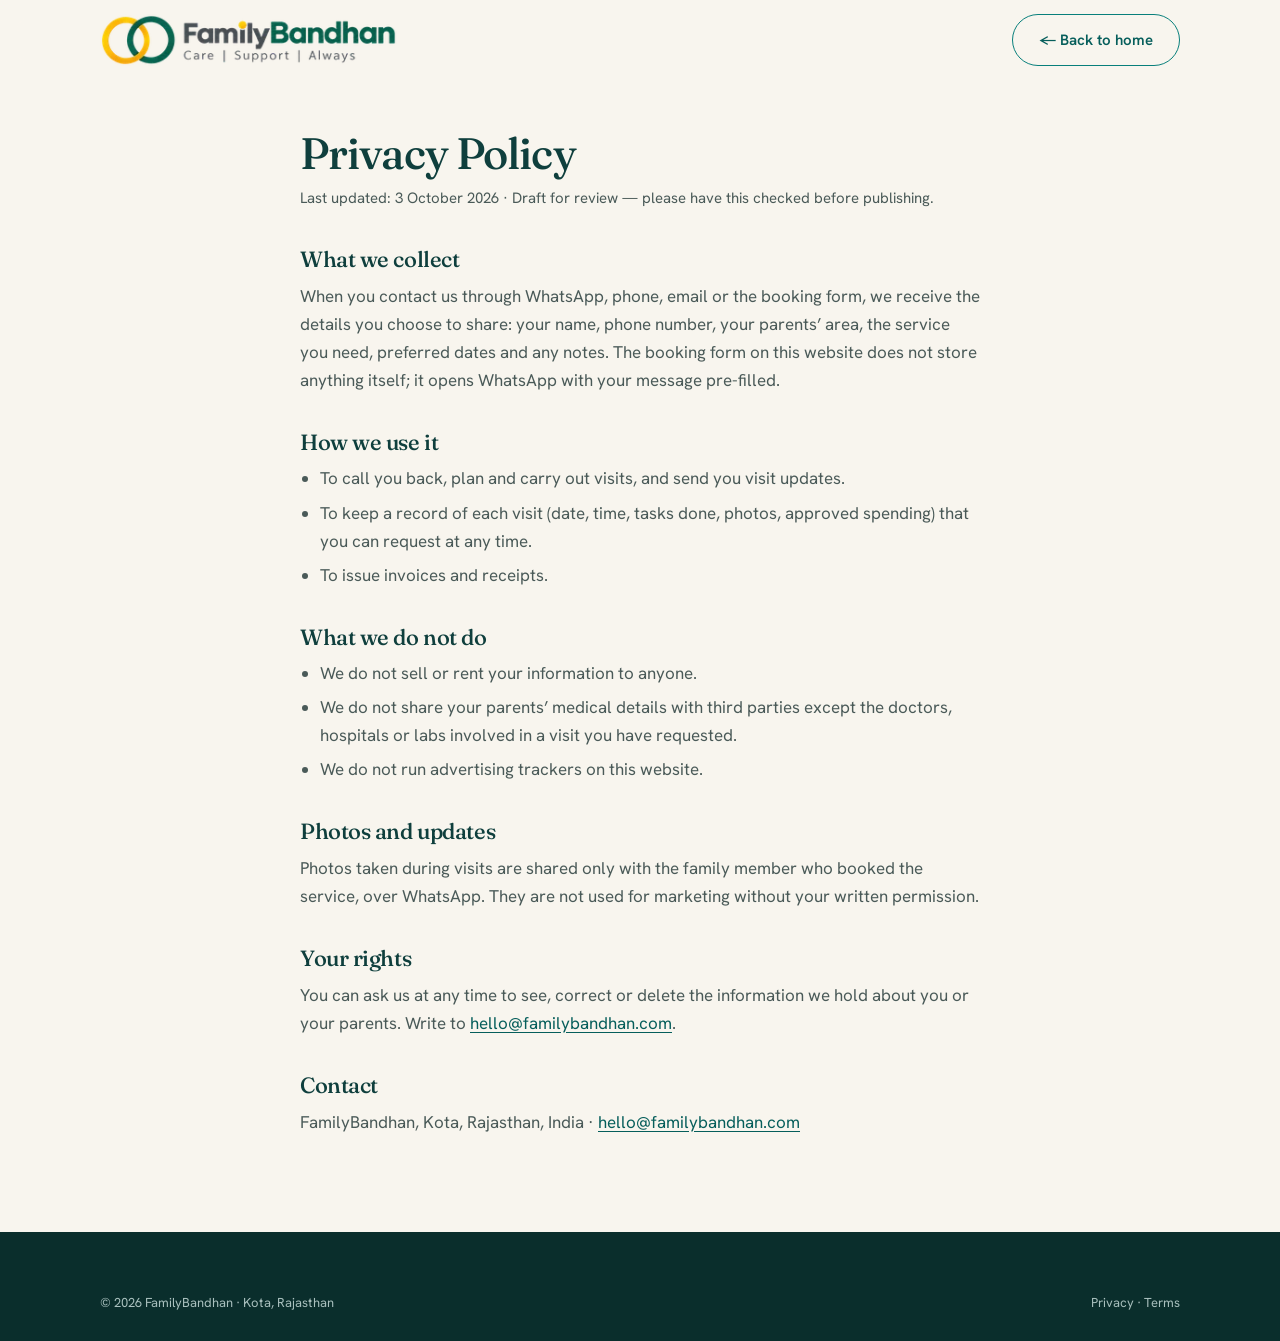
<file: privacy.html>
<!doctype html><html lang="en"><head><meta charset="utf-8"><meta name="viewport" content="width=device-width, initial-scale=1"><meta name="theme-color" content="#087F7B"><link rel="icon" href="assets/favicon.svg" type="image/svg+xml"><link rel="preconnect" href="https://fonts.googleapis.com"><link rel="preconnect" href="https://fonts.gstatic.com" crossorigin><link rel="stylesheet" href="https://fonts.googleapis.com/css2?family=Fraunces:opsz,wght@9..144,400;9..144,500&family=Hanken+Grotesk:wght@400;500;600;700&display=swap"><link rel="stylesheet" href="css/styles.css"><title>Privacy Policy — FamilyBandhan</title><meta name="description" content="How FamilyBandhan collects, uses and protects the personal information of families and their parents."><link rel="canonical" href="https://familybandhan.com/privacy.html"></head><body>
<header class="site-header"><div class="wrap"><div class="bar"><a class="brand" href="index.html" aria-label="FamilyBandhan — home"><img class="brand-logo" src="assets/logo-640.png" srcset="assets/logo-320.webp 320w, assets/logo-640.webp 640w, assets/logo-960.webp 960w" sizes="(min-width: 1000px) 300px, 240px" width="1568" height="276" alt="FamilyBandhan — Care | Support | Always" ></a><a class="btn btn-line" href="index.html">← Back to home</a></div></div></header>
<main class="wrap legal">
<h1>Privacy Policy</h1>
<p class="meta">Last updated: 3 October 2026 · Draft for review — please have this checked before publishing.</p>
<h2>What we collect</h2>
<p>When you contact us through WhatsApp, phone, email or the booking form, we receive the details you choose to share: your name, phone number, your parents’ area, the service you need, preferred dates and any notes. The booking form on this website does not store anything itself; it opens WhatsApp with your message pre-filled.</p>
<h2>How we use it</h2>
<ul><li>To call you back, plan and carry out visits, and send you visit updates.</li><li>To keep a record of each visit (date, time, tasks done, photos, approved spending) that you can request at any time.</li><li>To issue invoices and receipts.</li></ul>
<h2>What we do not do</h2>
<ul><li>We do not sell or rent your information to anyone.</li><li>We do not share your parents’ medical details with third parties except the doctors, hospitals or labs involved in a visit you have requested.</li><li>We do not run advertising trackers on this website.</li></ul>
<h2>Photos and updates</h2>
<p>Photos taken during visits are shared only with the family member who booked the service, over WhatsApp. They are not used for marketing without your written permission.</p>
<h2>Your rights</h2>
<p>You can ask us at any time to see, correct or delete the information we hold about you or your parents. Write to <a href="mailto:hello@familybandhan.com">hello@familybandhan.com</a>.</p>
<h2>Contact</h2>
<p>FamilyBandhan, Kota, Rajasthan, India · <a href="mailto:hello@familybandhan.com">hello@familybandhan.com</a></p>
</main>
<footer class="site-footer"><div class="wrap"><div class="fbot" style="margin-top:0;border:0;padding-top:0"><span>© 2026 FamilyBandhan · Kota, Rajasthan</span><span><a href="privacy.html">Privacy</a> · <a href="terms.html">Terms</a></span></div></div></footer></body></html>
</file>
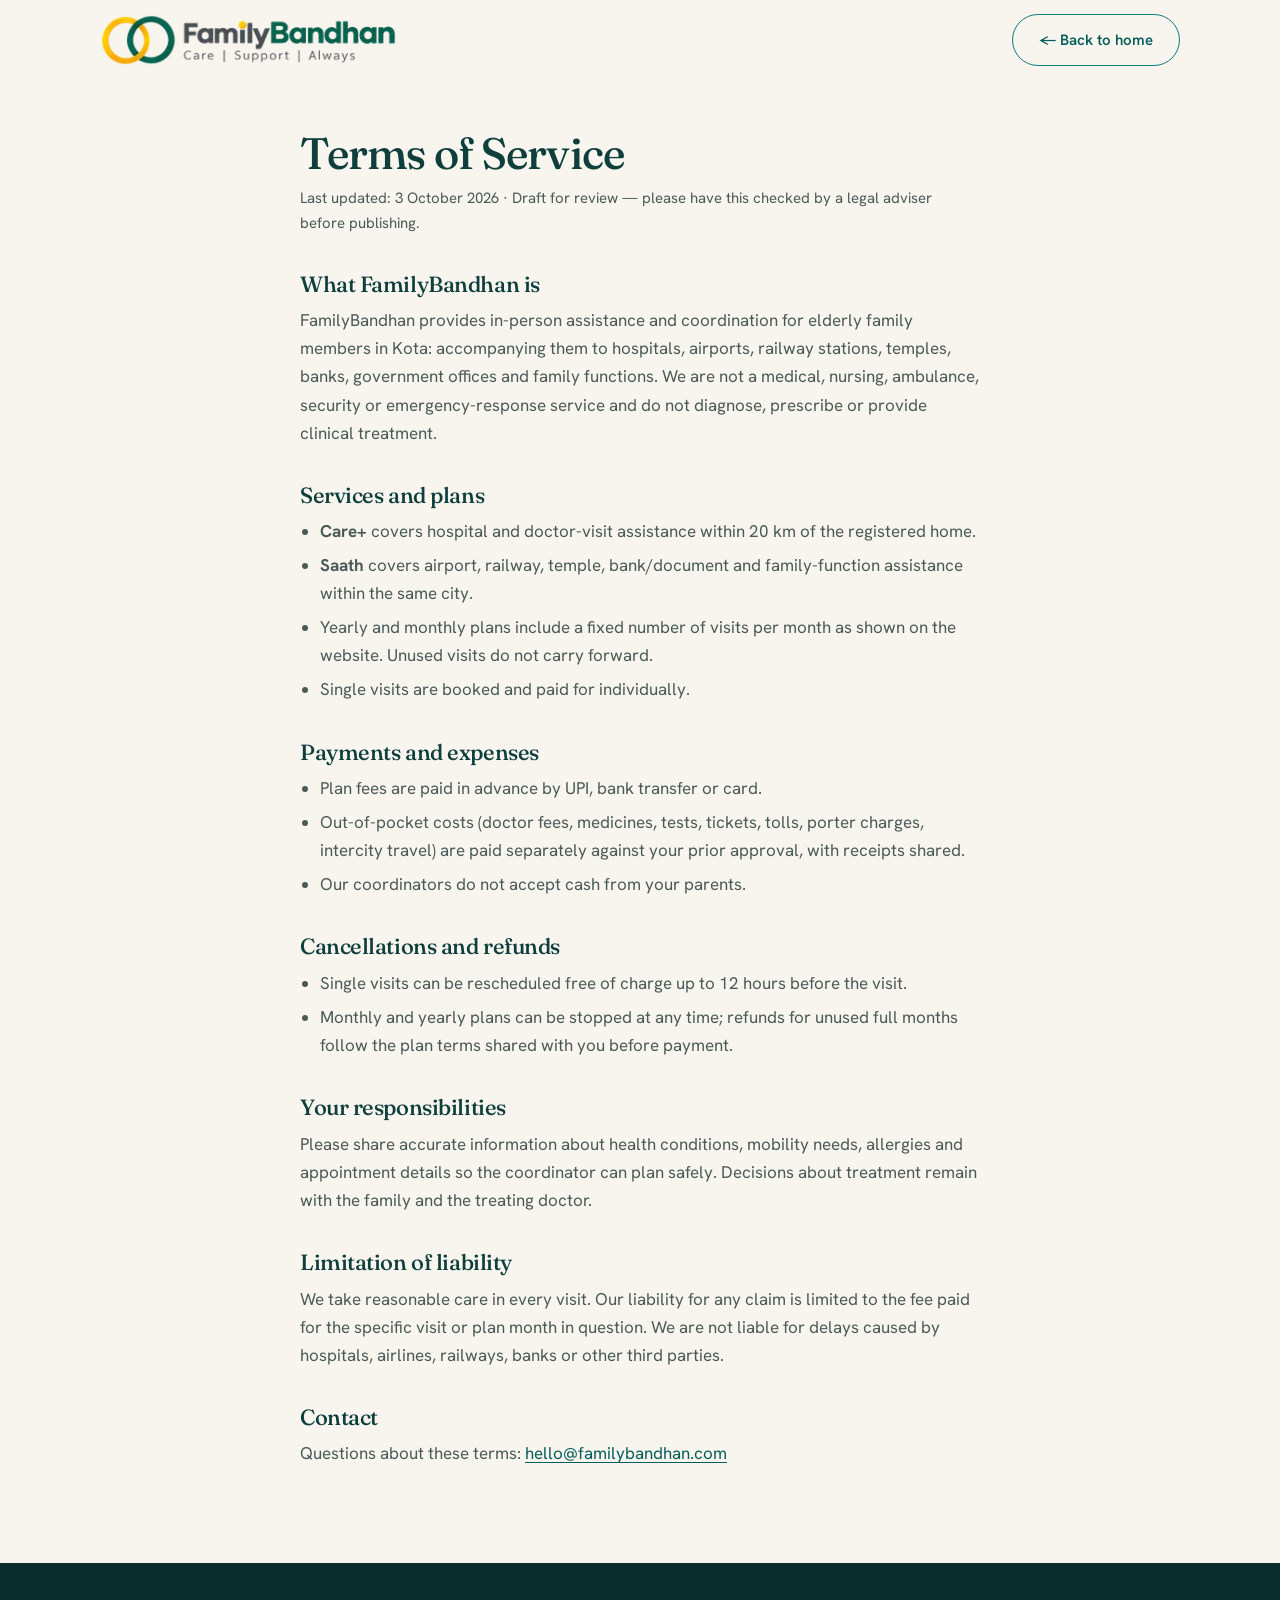
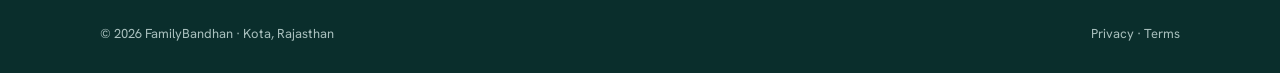
<file: terms.html>
<!doctype html><html lang="en"><head><meta charset="utf-8"><meta name="viewport" content="width=device-width, initial-scale=1"><meta name="theme-color" content="#087F7B"><link rel="icon" href="assets/favicon.svg" type="image/svg+xml"><link rel="preconnect" href="https://fonts.googleapis.com"><link rel="preconnect" href="https://fonts.gstatic.com" crossorigin><link rel="stylesheet" href="https://fonts.googleapis.com/css2?family=Fraunces:opsz,wght@9..144,400;9..144,500&family=Hanken+Grotesk:wght@400;500;600;700&display=swap"><link rel="stylesheet" href="css/styles.css"><title>Terms of Service — FamilyBandhan</title><meta name="description" content="Terms for FamilyBandhan Care+ and Saath services: scope, visit allowances, payments, cancellations and limitations."><link rel="canonical" href="https://familybandhan.com/terms.html"></head><body>
<header class="site-header"><div class="wrap"><div class="bar"><a class="brand" href="index.html" aria-label="FamilyBandhan — home"><img class="brand-logo" src="assets/logo-640.png" srcset="assets/logo-320.webp 320w, assets/logo-640.webp 640w, assets/logo-960.webp 960w" sizes="(min-width: 1000px) 300px, 240px" width="1568" height="276" alt="FamilyBandhan — Care | Support | Always" ></a><a class="btn btn-line" href="index.html">← Back to home</a></div></div></header>
<main class="wrap legal">
<h1>Terms of Service</h1>
<p class="meta">Last updated: 3 October 2026 · Draft for review — please have this checked by a legal adviser before publishing.</p>
<h2>What FamilyBandhan is</h2>
<p>FamilyBandhan provides in-person assistance and coordination for elderly family members in Kota: accompanying them to hospitals, airports, railway stations, temples, banks, government offices and family functions. We are not a medical, nursing, ambulance, security or emergency-response service and do not diagnose, prescribe or provide clinical treatment.</p>
<h2>Services and plans</h2>
<ul><li><strong>Care+</strong> covers hospital and doctor-visit assistance within 20 km of the registered home.</li><li><strong>Saath</strong> covers airport, railway, temple, bank/document and family-function assistance within the same city.</li><li>Yearly and monthly plans include a fixed number of visits per month as shown on the website. Unused visits do not carry forward.</li><li>Single visits are booked and paid for individually.</li></ul>
<h2>Payments and expenses</h2>
<ul><li>Plan fees are paid in advance by UPI, bank transfer or card.</li><li>Out-of-pocket costs (doctor fees, medicines, tests, tickets, tolls, porter charges, intercity travel) are paid separately against your prior approval, with receipts shared.</li><li>Our coordinators do not accept cash from your parents.</li></ul>
<h2>Cancellations and refunds</h2>
<ul><li>Single visits can be rescheduled free of charge up to 12 hours before the visit.</li><li>Monthly and yearly plans can be stopped at any time; refunds for unused full months follow the plan terms shared with you before payment.</li></ul>
<h2>Your responsibilities</h2>
<p>Please share accurate information about health conditions, mobility needs, allergies and appointment details so the coordinator can plan safely. Decisions about treatment remain with the family and the treating doctor.</p>
<h2>Limitation of liability</h2>
<p>We take reasonable care in every visit. Our liability for any claim is limited to the fee paid for the specific visit or plan month in question. We are not liable for delays caused by hospitals, airlines, railways, banks or other third parties.</p>
<h2>Contact</h2>
<p>Questions about these terms: <a href="mailto:hello@familybandhan.com">hello@familybandhan.com</a></p>
</main>
<footer class="site-footer"><div class="wrap"><div class="fbot" style="margin-top:0;border:0;padding-top:0"><span>© 2026 FamilyBandhan · Kota, Rajasthan</span><span><a href="privacy.html">Privacy</a> · <a href="terms.html">Terms</a></span></div></div></footer></body></html>
</file>
<file: css/styles.css>
/* =====================================================================
   FamilyBandhan — styles.css
   Brand: Deep Teal #087F7B · Warm Gold #C9A227 · Ivory #F8F5EE
   Mobile-first. Sections are stacked on phones and widen at 640 / 900 / 1100px.
   ===================================================================== */

/* ---------- 1. Design tokens ---------- */
:root {
  /* brand */
  --teal: #087F7B;          /* buttons, links on light bg (4.85:1 on white) */
  --teal-deep: #065E5B;     /* hover / small teal text (6.99:1 on ivory) */
  --teal-ink: #0F3F3D;      /* headings, dark sections */
  --teal-night: #0A2E2C;    /* footer */
  --teal-tint: #E3F1F0;     /* soft teal surface */
  --gold: #C9A227;          /* accents, large type, gold buttons (dark text on top) */
  --gold-deep: #8A6A10;     /* small gold text on light bg (5.06:1 on white) */
  --gold-tint: #F6ECCB;
  --ivory: #F8F5EE;         /* page background */
  --ivory-2: #F1EBDD;       /* alternating sections */
  --white: #FFFFFF;
  --line: #E3DCCB;
  --ink: #1D2927;
  --muted: #4A5A58;         /* 6.66:1 on ivory */
  --whatsapp: #25D366;
  --ok: #1E8E5A;
  --err: #B3261E;

  /* type */
  --font-display: "Fraunces", Georgia, serif;
  --font-body: "Hanken Grotesk", system-ui, "Segoe UI", sans-serif;
  --font-hindi: "Tiro Devanagari Hindi", "Noto Sans Devanagari", serif;
  --text-xs: 0.8125rem;   /* 13px */
  --text-sm: 0.9375rem;   /* 15px */
  --text-base: 1.0625rem; /* 17px */
  --text-lg: 1.25rem;     /* 20px */
  --text-xl: clamp(1.75rem, 1.2rem + 2.4vw, 2.75rem);   /* section titles */
  --text-hero: clamp(2.5rem, 1.6rem + 4.5vw, 4rem);     /* hero only */

  /* layout */
  --wrap: 1160px;
  --gutter: 20px;
  --radius-sm: 12px;
  --radius: 20px;
  --radius-lg: 28px;
  --shadow: 0 1px 2px rgba(15, 63, 61, .05), 0 14px 34px -14px rgba(15, 63, 61, .18);
  --shadow-lg: 0 30px 60px -24px rgba(10, 46, 44, .45);
  --ease: cubic-bezier(.16, 1, .3, 1);
}

/* ---------- 2. Base ---------- */
*, *::before, *::after { box-sizing: border-box; }
html { scroll-behavior: smooth; scroll-padding-top: 88px; -webkit-text-size-adjust: 100%; }
body {
  margin: 0; background: var(--ivory); color: var(--ink);
  font: 400 var(--text-base)/1.65 var(--font-body);
  -webkit-font-smoothing: antialiased; text-rendering: optimizeLegibility;
}
img, picture, svg { display: block; max-width: 100%; }
a { color: inherit; text-decoration: none; }
main p a:not([class]), .legal a, .form-status a { color: var(--teal-deep); text-decoration: underline; text-underline-offset: 3px; }
h1, h2, h3, h4 { margin: 0; font-family: var(--font-display); font-weight: 500; letter-spacing: -.02em; line-height: 1.12; color: var(--teal-ink); }
h2 { font-size: var(--text-xl); text-wrap: balance; }
h3 { font-size: var(--text-lg); }
p { margin: 0; }
ul { margin: 0; padding: 0; }
button { font: inherit; }
:focus-visible { outline: 3px solid var(--gold); outline-offset: 3px; border-radius: 6px; }
::selection { background: var(--gold-tint); color: var(--teal-ink); }

.wrap { max-width: var(--wrap); margin-inline: auto; padding-inline: var(--gutter); }
.sec { padding-block: clamp(64px, 9vw, 112px); }
.alt { background: var(--ivory-2); }
.head { max-width: 680px; margin-bottom: clamp(36px, 5vw, 56px); }
.lede { margin-top: 16px; font-size: var(--text-lg); line-height: 1.55; color: var(--muted); max-width: 56ch; }
.eyebrow { display: inline-block; margin-bottom: 14px; font-size: var(--text-xs); font-weight: 700; letter-spacing: .14em; text-transform: uppercase; color: var(--gold-deep); }
.hindi { font-family: var(--font-hindi); }
.visually-hidden { position: absolute !important; width: 1px; height: 1px; padding: 0; margin: -1px; overflow: hidden; clip: rect(0 0 0 0); white-space: nowrap; border: 0; }

@media (min-width: 640px) { :root { --gutter: 32px; } }
@media (min-width: 1100px) { :root { --gutter: 40px; } }

/* skip link */
.skip { position: absolute; left: 16px; top: -100px; z-index: 100; padding: 12px 18px; background: var(--teal-ink); color: #fff; border-radius: 10px; font-weight: 600; }
.skip:focus { top: 16px; }

/* ---------- 3. Buttons ---------- */
.btn {
  display: inline-flex; align-items: center; justify-content: center; gap: 10px;
  min-height: 52px; padding: 0 26px; border-radius: 999px; border: 1.5px solid transparent;
  font: 600 var(--text-sm)/1 var(--font-body); cursor: pointer; white-space: nowrap;
  transition: transform .25s var(--ease), background .2s, box-shadow .25s, color .2s;
}
.btn:hover { transform: translateY(-2px); }
.btn:active { transform: translateY(0); }
.btn svg { width: 20px; height: 20px; flex: none; }
.btn-teal { background: var(--teal); color: #fff; box-shadow: 0 10px 22px -10px rgba(8, 127, 123, .7); }
.btn-teal:hover { background: var(--teal-deep); }
.btn-gold { background: var(--gold); color: var(--teal-night); box-shadow: 0 10px 22px -10px rgba(201, 162, 39, .7); }
.btn-gold:hover { background: #D9B33A; }
.btn-line { border-color: var(--teal); color: var(--teal-deep); background: transparent; }
.btn-line:hover { background: var(--teal); color: #fff; }
.btn-wa { background: var(--whatsapp); color: #063; }
.btn-wa:hover { background: #2EE275; }
.btn-full { width: 100%; }
.btn-lg { min-height: 58px; padding: 0 32px; font-size: var(--text-base); }
.textlink { font-weight: 600; color: var(--teal-deep); border-bottom: 1.5px solid var(--gold); padding-bottom: 2px; }

/* ---------- 4. Header / nav ---------- */
.site-header {
  position: sticky; top: 0; z-index: 50;
  background: rgba(248, 245, 238, .86); backdrop-filter: blur(14px); -webkit-backdrop-filter: blur(14px);
  border-bottom: 1px solid transparent; transition: border-color .3s, box-shadow .3s;
}
.site-header.is-stuck { border-color: var(--line); box-shadow: 0 8px 28px -18px rgba(10, 46, 44, .3); }
.bar { display: flex; align-items: center; justify-content: space-between; gap: 16px; height: 72px; }
.brand { display: inline-flex; align-items: center; color: var(--teal-ink); }
.brand-logo { height: 42px; width: auto; }
@media (min-width: 1000px) { .brand-logo { height: 52px; } }
.nav-desktop { display: none; }
.burger { display: inline-flex; align-items: center; justify-content: center; width: 46px; height: 46px; border: 0; background: none; color: var(--teal-ink); cursor: pointer; border-radius: 10px; }
.burger:hover { background: var(--teal-tint); }
.burger svg { width: 26px; height: 26px; }
.burger .ic-close { display: none; }
.burger[aria-expanded="true"] .ic-menu { display: none; }
.burger[aria-expanded="true"] .ic-close { display: block; }
.nav-mobile { display: none; padding: 6px 0 22px; }
.nav-mobile.is-open { display: block; }
.nav-mobile a:not(.btn) { display: block; padding: 14px 4px; font: 500 1.25rem/1.2 var(--font-display); color: var(--teal-ink); border-bottom: 1px solid var(--line); }
.nav-mobile .btn { margin-top: 18px; }
.nav-mobile .btn + .btn { margin-top: 10px; }

@media (min-width: 1000px) {
  .bar { height: 80px; }
  .nav-desktop { display: flex; align-items: center; gap: 4px; }
  .nav-desktop a:not(.btn) { padding: 9px 14px; border-radius: 999px; font-size: var(--text-sm); font-weight: 500; color: var(--teal-ink); transition: background .2s; }
  .nav-desktop a:not(.btn):hover, .nav-desktop a[aria-current="true"] { background: var(--teal-tint); }
  .nav-desktop .btn { min-height: 44px; padding: 0 20px; margin-left: 10px; }
  .burger, .nav-mobile { display: none !important; }
}

/* ---------- 5. Hero ---------- */
.hero-wrap { position: relative; overflow: hidden; }
.hero-wrap::before { content: ""; position: absolute; right: -240px; top: -280px; width: 760px; height: 760px; border-radius: 50%; background: radial-gradient(circle, rgba(201, 162, 39, .22), transparent 68%); pointer-events: none; }
.hero-wrap::after { content: ""; position: absolute; left: -200px; bottom: -300px; width: 560px; height: 560px; border-radius: 50%; background: radial-gradient(circle, rgba(8, 127, 123, .12), transparent 68%); pointer-events: none; }
.hero { position: relative; display: grid; gap: 48px; padding-block: 32px 72px; align-items: center; }
.pill { display: inline-flex; align-items: center; gap: 9px; padding: 8px 14px; border-radius: 999px; background: var(--white); border: 1px solid var(--line); font-size: var(--text-xs); font-weight: 600; color: var(--muted); }
.pill i { width: 8px; height: 8px; border-radius: 50%; background: var(--ok); box-shadow: 0 0 0 4px rgba(30, 142, 90, .2); }
.hero h1 { margin-top: 22px; font-size: var(--text-hero); letter-spacing: -.035em; line-height: 1.02; text-wrap: balance; }
.hero h1 em { display: block; font-style: italic; font-weight: 400; color: var(--teal); }
.hero-hindi { margin-top: 14px; font: 400 clamp(1.3rem, 1rem + 1.4vw, 1.75rem)/1.35 var(--font-hindi); color: var(--teal-deep); }
.hero .lede { margin-top: 16px; max-width: 46ch; }
.cta-row { display: flex; flex-wrap: wrap; align-items: center; gap: 12px; margin-top: 28px; }
.micro { margin-top: 16px; font-size: var(--text-xs); color: var(--muted); }
.micro b { color: var(--teal-deep); }

.shot { position: relative; padding-bottom: 36px; }
.shot::before { content: ""; position: absolute; inset: -14px 14px 50px -14px; border-radius: 36px; background: var(--teal-tint); }
.shot img { position: relative; z-index: 1; width: 100%; aspect-ratio: 3 / 4; object-fit: cover; object-position: 50% 30%; border-radius: 30px; box-shadow: var(--shadow); }
@media (min-width: 640px) and (max-width: 899px) { .shot img { aspect-ratio: 4 / 3; object-position: 50% 18%; } }
.badge { position: absolute; z-index: 3; top: 18px; right: 10px; padding: 10px 16px; border-radius: 999px; background: var(--teal-ink); color: #fff; font-size: var(--text-xs); font-weight: 600; box-shadow: var(--shadow); }
.update { position: absolute; z-index: 3; left: 8px; right: 8px; bottom: 0; padding: 14px 16px 16px; background: var(--white); border: 1px solid var(--line); border-radius: 20px; box-shadow: var(--shadow-lg); }
.update-h { display: flex; align-items: center; gap: 10px; font-size: var(--text-xs); font-weight: 700; color: var(--teal-ink); }
.update-h svg { width: 26px; height: 26px; padding: 5px; border-radius: 50%; background: var(--whatsapp); fill: #fff; flex: none; }
.update-h small { margin-left: auto; font-weight: 600; color: var(--muted); }
.update-m { margin-top: 10px; padding: 12px 14px; border-radius: 4px 16px 16px 16px; background: #E8F7EC; font-size: var(--text-sm); line-height: 1.45; }
.update-l { list-style: none; margin-top: 10px; display: grid; gap: 5px; font-size: var(--text-xs); color: var(--muted); }
.update-l li::before { content: "✓"; color: var(--ok); font-weight: 700; margin-right: 8px; }
.update-s { margin-top: 10px; font-size: 11px; letter-spacing: .1em; font-weight: 700; color: var(--teal); }

@media (min-width: 900px) {
  .hero { grid-template-columns: minmax(0, 1.15fr) minmax(0, .85fr); gap: 56px; padding-block: 44px 96px; }
  .shot img { max-height: 620px; }
  .badge { right: -20px; }
  .update { left: -48px; right: auto; width: 340px; }
}

/* ---------- 6. Trust bar ---------- */
.trust { background: var(--teal-ink); color: #fff; }
.trust .grid { display: grid; grid-template-columns: 1fr 1fr; gap: 24px 18px; padding-block: 32px; }
.trust .item { display: flex; align-items: center; gap: 12px; font-size: var(--text-sm); font-weight: 500; line-height: 1.35; color: #D9E6E5; }
.trust svg { flex: none; width: 34px; height: 34px; padding: 7px; border-radius: 10px; background: rgba(255, 255, 255, .08); stroke: var(--gold); fill: none; stroke-width: 1.7; stroke-linecap: round; stroke-linejoin: round; }
@media (min-width: 900px) { .trust .grid { grid-template-columns: repeat(4, 1fr); gap: 32px; } }

/* ---------- 7. Empathy / quotes ---------- */
.said { display: grid; gap: 16px; margin-top: 40px; }
.card { background: var(--white); border: 1px solid var(--line); border-radius: var(--radius); padding: 28px 26px; box-shadow: var(--shadow); }
.said .card { position: relative; padding-top: 50px; font: italic 400 var(--text-lg)/1.5 var(--font-display); color: var(--teal-ink); }
.said .card::before { content: "\201C"; position: absolute; top: 6px; left: 22px; font: 400 72px/1 var(--font-display); color: var(--gold); }
.punch { margin-top: 36px; font-size: var(--text-lg); color: var(--muted); max-width: 58ch; }
.punch strong { color: var(--teal-deep); }
@media (min-width: 800px) { .said { grid-template-columns: repeat(3, 1fr); } }

/* ---------- 8. Services ---------- */
.services-grid { display: grid; gap: 16px; }
.svc {
  position: relative; display: flex; flex-direction: column; gap: 14px; padding: 28px 24px 24px;
  background: var(--white); border: 1px solid var(--line); border-radius: var(--radius-lg); box-shadow: var(--shadow);
  transition: transform .3s var(--ease), box-shadow .3s var(--ease), border-color .2s;
}
.svc:hover { transform: translateY(-4px); box-shadow: 0 24px 48px -20px rgba(15, 63, 61, .3); border-color: #CFE0DF; }
.svc-ico { width: 56px; height: 56px; display: grid; place-items: center; border-radius: 16px; background: var(--teal-tint); color: var(--teal); }
.svc-ico svg { width: 28px; height: 28px; stroke: currentColor; fill: none; stroke-width: 1.7; stroke-linecap: round; stroke-linejoin: round; }
.svc[data-vertical="saath"] .svc-ico { background: var(--gold-tint); color: var(--gold-deep); }
.svc-tag { position: absolute; top: 22px; right: 22px; padding: 5px 10px; border-radius: 999px; font-size: 11px; font-weight: 700; letter-spacing: .1em; background: var(--teal-tint); color: var(--teal-deep); }
.svc[data-vertical="saath"] .svc-tag { background: var(--gold-tint); color: var(--gold-deep); }
.svc h3 { font-size: 1.375rem; }
.svc p { font-size: var(--text-sm); color: var(--muted); flex: 1; }
.svc ul { list-style: none; display: grid; gap: 7px; font-size: var(--text-sm); }
.svc li { position: relative; padding-left: 24px; }
.svc li::before { content: ""; position: absolute; left: 0; top: 5px; width: 16px; height: 16px; border-radius: 50%; background: var(--teal-tint) url("data:image/svg+xml,%3Csvg xmlns='http://www.w3.org/2000/svg' viewBox='0 0 24 24' fill='none' stroke='%23087F7B' stroke-width='3.5' stroke-linecap='round' stroke-linejoin='round'%3E%3Cpath d='M6 12.5l4 4 8-9'/%3E%3C/svg%3E") center/10px no-repeat; }
.svc[data-vertical="saath"] li::before { background-color: var(--gold-tint); }
.svc-foot { display: flex; align-items: center; justify-content: space-between; gap: 12px; margin-top: 6px; padding-top: 16px; border-top: 1px solid var(--line); }
.svc-price { font-size: var(--text-xs); color: var(--muted); }
.svc-price b { display: block; font: 500 1.125rem var(--font-display); color: var(--teal-ink); }
.svc-cta { font-weight: 600; font-size: var(--text-sm); color: var(--teal-deep); border-bottom: 1.5px solid var(--gold); white-space: nowrap; }
.vertical-note { display: grid; gap: 12px; margin-top: 28px; }
.vertical-note div { display: flex; gap: 12px; align-items: flex-start; padding: 16px 18px; border-radius: var(--radius-sm); background: var(--white); border: 1px solid var(--line); font-size: var(--text-sm); color: var(--muted); }
.vertical-note i { flex: none; width: 10px; height: 10px; margin-top: 7px; border-radius: 50%; background: var(--teal); }
.vertical-note div:last-child i { background: var(--gold); }
.vertical-note strong { color: var(--teal-ink); }
@media (min-width: 640px) { .services-grid { grid-template-columns: 1fr 1fr; } .vertical-note { grid-template-columns: 1fr 1fr; } }
@media (min-width: 1000px) { .services-grid { grid-template-columns: repeat(3, 1fr); gap: 20px; } }

/* ---------- 9. Steps ---------- */
.steps { display: grid; gap: 16px; }
.step { padding: 28px 24px; background: var(--white); border: 1px solid var(--line); border-radius: var(--radius); }
.step b { display: block; margin-bottom: 16px; font: 500 3rem/1 var(--font-display); color: var(--gold); opacity: .55; }
.step h3 { margin-bottom: 8px; }
.step p { font-size: var(--text-sm); color: var(--muted); }
@media (min-width: 640px) { .steps { grid-template-columns: 1fr 1fr; } }
@media (min-width: 1000px) { .steps { grid-template-columns: repeat(4, 1fr); } }

/* ---------- 10. Safety (dark) ---------- */
.dark { background: var(--teal-ink); color: #fff; }
.dark h2, .dark h3 { color: #fff; }
.dark .lede { color: #C5D8D6; }
.dark .eyebrow { color: var(--gold); }
.safety { display: grid; gap: 14px; }
.safety > div { padding: 26px 24px; border-radius: var(--radius); border: 1px solid rgba(255, 255, 255, .12); background: rgba(255, 255, 255, .04); }
.safety h3 { display: inline-block; margin-bottom: 10px; padding-top: 12px; border-top: 2px solid var(--gold); }
.safety p { font-size: var(--text-sm); color: #C5D8D6; }
@media (min-width: 640px) { .safety { grid-template-columns: 1fr 1fr; } }
@media (min-width: 1000px) { .safety { grid-template-columns: repeat(3, 1fr); } }

/* ---------- 11. Plans ---------- */
.plans { display: grid; gap: 22px; }
.plan { display: flex; flex-direction: column; padding: 32px 26px; background: var(--white); border: 1px solid var(--line); border-radius: var(--radius-lg); box-shadow: var(--shadow); }
.plan-head { display: flex; justify-content: space-between; align-items: flex-start; gap: 12px; margin-bottom: 22px; }
.plan-head h3 { font-size: 1.625rem; }
.plan-head .eyebrow { margin-bottom: 6px; }
.tag { flex: none; padding: 6px 12px; border-radius: 999px; background: var(--teal-tint); color: var(--teal-deep); font-size: 11px; font-weight: 700; letter-spacing: .1em; }
.plan.saath .tag { background: var(--gold-tint); color: var(--gold-deep); }
.opts { display: grid; gap: 10px; margin-bottom: 22px; }
.opt { padding: 16px 18px; border: 1.5px solid var(--line); border-radius: 16px; }
.opt.feat { background: var(--teal-ink); border-color: var(--teal-ink); color: #fff; }
.opt .lab { font-size: 11px; font-weight: 700; letter-spacing: .12em; color: var(--muted); }
.opt.feat .lab { color: var(--gold); }
.opt .price { margin: 4px 0; font: 500 2rem/1.1 var(--font-display); letter-spacing: -.02em; }
.opt .price span { font: 500 var(--text-sm) var(--font-body); opacity: .75; }
.opt .desc { font-size: var(--text-xs); color: var(--muted); }
.opt.feat .desc { color: #D9E6E5; }
.plan .inc { list-style: none; display: grid; gap: 8px; margin-bottom: 24px; font-size: var(--text-sm); flex: 1; }
.plan .inc li { position: relative; padding-left: 26px; }
.plan .inc li::before { content: ""; position: absolute; left: 0; top: 4px; width: 16px; height: 16px; border-radius: 50%; background: var(--teal-tint) url("data:image/svg+xml,%3Csvg xmlns='http://www.w3.org/2000/svg' viewBox='0 0 24 24' fill='none' stroke='%23087F7B' stroke-width='3.5' stroke-linecap='round' stroke-linejoin='round'%3E%3Cpath d='M6 12.5l4 4 8-9'/%3E%3C/svg%3E") center/10px no-repeat; }
.fine { margin-top: 24px; font-size: var(--text-xs); line-height: 1.6; color: var(--muted); max-width: 78ch; }
@media (min-width: 900px) { .plans { grid-template-columns: 1fr 1fr; } }

/* ---------- 12. NRI ---------- */
.nri { display: grid; gap: 36px; align-items: start; }
.nri-grid { display: grid; gap: 14px; }
.nri-grid div { padding: 22px; background: var(--white); border: 1px solid var(--line); border-radius: var(--radius); }
.nri-grid h3 { font-size: 1.125rem; margin-bottom: 6px; }
.nri-grid p { font-size: var(--text-sm); color: var(--muted); }
@media (min-width: 600px) { .nri-grid { grid-template-columns: 1fr 1fr; } }
@media (min-width: 900px) { .nri { grid-template-columns: .9fr 1.1fr; gap: 64px; } }

/* ---------- 13. FAQ ---------- */
.faq { max-width: 820px; display: grid; gap: 12px; }
.faq details { background: var(--white); border: 1px solid var(--line); border-radius: 18px; transition: box-shadow .2s; }
.faq details[open] { box-shadow: var(--shadow); }
.faq summary { list-style: none; display: flex; justify-content: space-between; align-items: center; gap: 16px; padding: 20px 24px; cursor: pointer; font: 500 1.125rem/1.35 var(--font-display); color: var(--teal-ink); border-radius: 18px; }
.faq summary::-webkit-details-marker { display: none; }
.faq summary::after { content: "+"; flex: none; width: 32px; height: 32px; display: grid; place-items: center; border-radius: 50%; background: var(--ivory-2); font: 400 22px/1 var(--font-body); color: var(--teal-ink); transition: transform .25s, background .25s; }
.faq details[open] summary::after { transform: rotate(45deg); background: var(--gold); }
.faq details p { padding: 0 24px 22px; font-size: var(--text-sm); color: var(--muted); max-width: 66ch; }

/* ---------- 14. Booking / CTA ---------- */
.cta { position: relative; overflow: hidden; background: var(--teal-ink); color: #fff; }
.cta::before { content: ""; position: absolute; right: -160px; top: -200px; width: 520px; height: 520px; border-radius: 50%; background: radial-gradient(circle, rgba(201, 162, 39, .3), transparent 68%); }
.cta .in { position: relative; display: grid; gap: 40px; }
.cta h2 { color: #fff; }
.cta .lede { color: #C5D8D6; }
.cta .eyebrow { color: var(--gold); }
.contact-list { list-style: none; display: grid; gap: 12px; margin-top: 28px; }
.contact-list a { display: inline-flex; align-items: center; gap: 12px; font-weight: 600; color: #fff; }
.contact-list svg { width: 38px; height: 38px; padding: 9px; border-radius: 12px; background: rgba(255, 255, 255, .1); stroke: var(--gold); fill: none; stroke-width: 1.8; stroke-linecap: round; stroke-linejoin: round; flex: none; }
.contact-list .is-wa svg { background: var(--whatsapp); stroke: none; fill: #fff; }
.contact-list small { display: block; font-weight: 400; font-size: var(--text-xs); color: #C5D8D6; }
.hours { margin-top: 24px; font-size: var(--text-xs); color: #C5D8D6; }

.form { display: grid; gap: 14px; padding: 28px 22px; background: var(--white); color: var(--ink); border-radius: var(--radius-lg); box-shadow: var(--shadow-lg); }
.form-row { display: grid; gap: 14px; }
.field label { display: block; margin-bottom: 6px; font-size: var(--text-xs); font-weight: 700; letter-spacing: .08em; text-transform: uppercase; color: var(--muted); }
.field label .opt-l { font-weight: 500; letter-spacing: 0; text-transform: none; color: #7A8886; }
.field input, .field select, .field textarea {
  width: 100%; min-height: 52px; padding: 12px 16px; border: 1.5px solid var(--line); border-radius: 14px;
  background: var(--ivory); color: var(--ink); font: 400 1rem/1.4 var(--font-body);
  transition: border-color .2s, box-shadow .2s, background .2s;
}
.field textarea { min-height: 96px; resize: vertical; }
.field select { appearance: none; -webkit-appearance: none; padding-right: 44px; background-image: url("data:image/svg+xml,%3Csvg xmlns='http://www.w3.org/2000/svg' viewBox='0 0 24 24' fill='none' stroke='%23087F7B' stroke-width='2.2' stroke-linecap='round' stroke-linejoin='round'%3E%3Cpath d='M6 9l6 6 6-6'/%3E%3C/svg%3E"); background-repeat: no-repeat; background-position: right 16px center; background-size: 18px; }
.field input:focus, .field select:focus, .field textarea:focus { outline: 0; border-color: var(--teal); background: #fff; box-shadow: 0 0 0 4px rgba(8, 127, 123, .18); }
.field.is-invalid input, .field.is-invalid select { border-color: var(--err); background: #FFF7F6; }
.field .error { display: none; margin-top: 6px; font-size: var(--text-xs); font-weight: 600; color: var(--err); }
.field.is-invalid .error { display: block; }
.form .honey { position: absolute; left: -9999px; width: 1px; height: 1px; opacity: 0; }
.form-note { font-size: var(--text-xs); text-align: center; color: var(--muted); }
.form-status { display: none; padding: 14px 16px; border-radius: 14px; font-size: var(--text-sm); line-height: 1.5; }
.form-status.is-ok { display: block; background: #E8F7EC; color: #0E5A36; border: 1px solid #BFE6CB; }
.form-status.is-err { display: block; background: #FFF1F0; color: var(--err); border: 1px solid #F3C7C4; }
.form-status a { font-weight: 700; text-decoration: underline; }
@media (min-width: 560px) { .form-row { grid-template-columns: 1fr 1fr; } .form { padding: 32px 28px; } }
@media (min-width: 900px) { .cta .in { grid-template-columns: 1fr 1fr; gap: 72px; align-items: start; } }

/* ---------- 15. Footer ---------- */
.site-footer { background: var(--teal-night); color: #A9C0BE; padding: 60px 0 28px; }
.fgrid { display: grid; gap: 32px; }
.fbrand { display: inline-block; margin-bottom: 16px; padding: 12px 16px; background: var(--ivory); border-radius: 14px; }
.fbrand img { height: 46px; width: auto; }
.site-footer h4 { margin: 0 0 14px; font: 700 var(--text-xs)/1 var(--font-body); letter-spacing: .14em; color: #fff; }
.site-footer ul { list-style: none; display: grid; gap: 10px; font-size: var(--text-sm); }
.site-footer a:hover { color: #fff; }
.ftag { color: var(--gold); font-size: 1.125rem; margin-top: 8px; }
.fbot { display: flex; flex-wrap: wrap; justify-content: space-between; gap: 10px; margin-top: 44px; padding-top: 22px; border-top: 1px solid rgba(255, 255, 255, .1); font-size: var(--text-xs); }
@media (min-width: 800px) { .fgrid { grid-template-columns: 1.6fr 1fr 1fr 1.2fr; } }

/* ---------- 16. Floating WhatsApp ---------- */
.wa-float {
  position: fixed; right: 18px; bottom: calc(18px + env(safe-area-inset-bottom, 0px)); z-index: 60;
  display: grid; place-items: center; width: 58px; height: 58px; border-radius: 50%;
  background: var(--whatsapp); box-shadow: 0 12px 28px -8px rgba(37, 211, 102, .7);
  transition: transform .25s var(--ease), opacity .25s;
}
.wa-float:hover { transform: scale(1.08); }
.wa-float.is-hidden { opacity: 0; pointer-events: none; transform: scale(.8); }
.wa-float svg { width: 30px; height: 30px; fill: #fff; }

/* ---------- 17. Reveal + motion ---------- */
.rv { opacity: 0; transform: translateY(20px); transition: opacity .7s var(--ease), transform .7s var(--ease); }
.rv.is-in { opacity: 1; transform: none; }
@media (prefers-reduced-motion: reduce) {
  html { scroll-behavior: auto; }
  .rv { opacity: 1; transform: none; transition: none; }
  .btn:hover, .svc:hover, .wa-float:hover { transform: none; }
}

/* ---------- 18. Legal pages ---------- */
.legal { max-width: 760px; padding-block: 48px 96px; }
.legal h1 { font-size: var(--text-xl); margin-bottom: 8px; }
.legal .meta { color: var(--muted); font-size: var(--text-sm); margin-bottom: 36px; }
.legal h2 { font-size: 1.375rem; margin: 36px 0 10px; }
.legal p, .legal li { color: var(--muted); font-size: var(--text-base); }
.legal ul { padding-left: 20px; display: grid; gap: 6px; }
.legal li { list-style: disc; }
</file>
